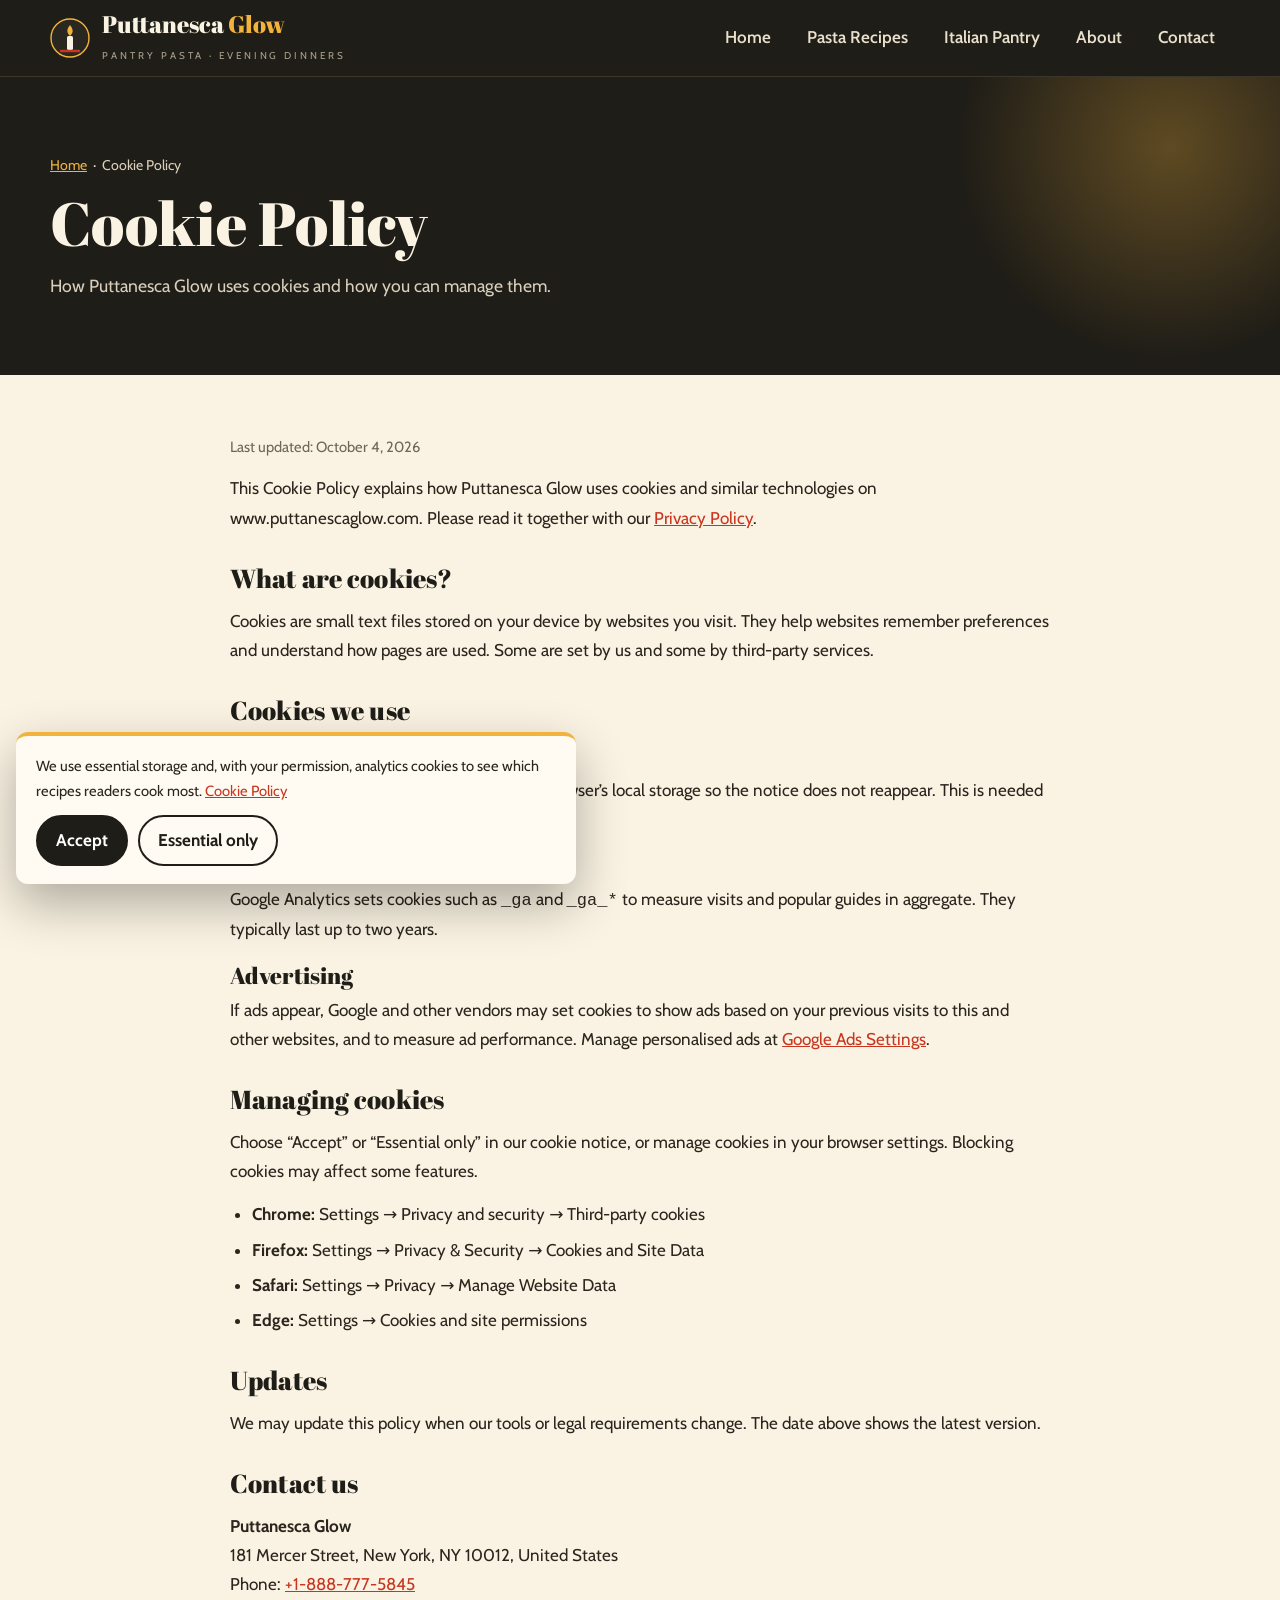
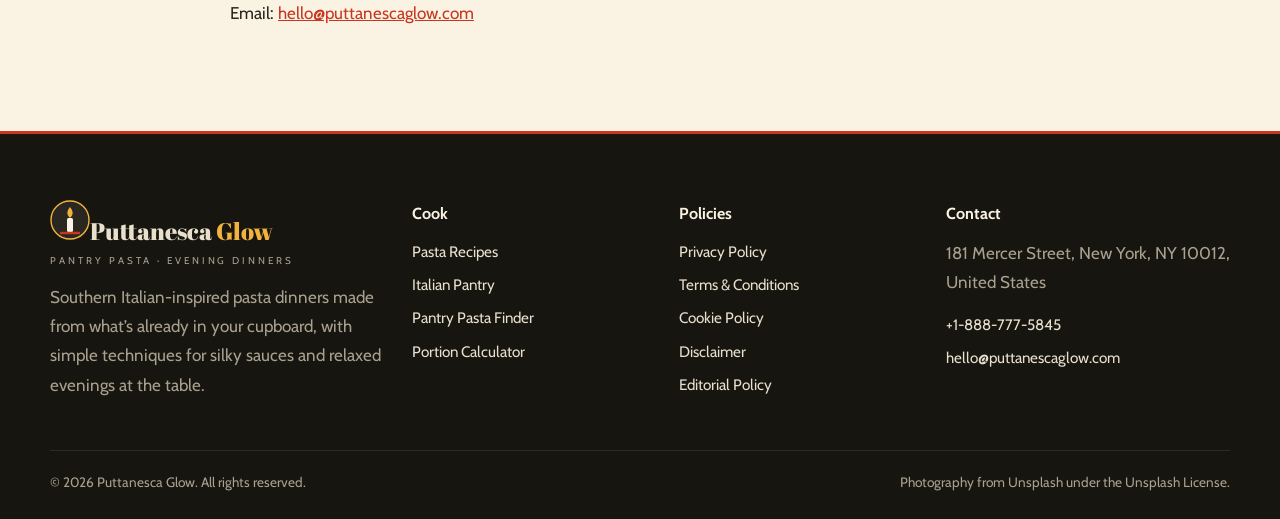
<file: cookie-policy.html>
<!DOCTYPE html>
<html lang="en">
<head>
<meta charset="UTF-8">
<meta name="viewport" content="width=device-width, initial-scale=1">
<title>Cookie Policy | Puttanesca Glow</title>
<meta name="description" content="Learn which essential, analytics and advertising cookies Puttanesca Glow uses and how to manage or block cookies in your browser.">
<meta name="robots" content="index, follow, max-image-preview:large">
<link rel="canonical" href="https://www.puttanescaglow.com/cookie-policy.html">
<meta property="og:type" content="website"><meta property="og:site_name" content="Puttanesca Glow">
<meta property="og:title" content="Cookie Policy | Puttanesca Glow"><meta property="og:description" content="Learn which essential, analytics and advertising cookies Puttanesca Glow uses and how to manage or block cookies in your browser.">
<meta property="og:url" content="https://www.puttanescaglow.com/cookie-policy.html"><meta property="og:image" content="https://images.unsplash.com/photo-1598866594230-a7c12756260f?auto=format&fit=crop&w=1200&q=75">
<meta name="twitter:card" content="summary_large_image"><meta name="theme-color" content="#1F1D17">
<link rel="icon" href="data:image/svg+xml,%3Csvg xmlns='http://www.w3.org/2000/svg' viewBox='0 0 40 40'%3E%3Ccircle cx='20' cy='20' r='19' fill='%232A2720'/%3E%3Cpath d='M20 6c3 4 4 7 0 11c-4-4-3-7 0-11Z' fill='%23F2B33D'/%3E%3Crect x='17' y='18' width='6' height='14' rx='1.5' fill='%23FAF3E3'/%3E%3C/svg%3E">
<link rel="preconnect" href="https://fonts.googleapis.com"><link rel="preconnect" href="https://fonts.gstatic.com" crossorigin><link rel="preconnect" href="https://images.unsplash.com">
<link href="https://fonts.googleapis.com/css2?family=Abril+Fatface&family=Cabin:wght@400;600;700&display=swap" rel="stylesheet">
<link rel="stylesheet" href="assets/css/style.css">
<!-- Google tag (gtag.js) -->
<script async src="https://www.googletagmanager.com/gtag/js?id=G-0LY0HY7L01"></script>
<script>
  window.dataLayer = window.dataLayer || [];
  function gtag(){dataLayer.push(arguments);}
  gtag('js', new Date());
  gtag('config', 'G-0LY0HY7L01');
</script>

</head>
<body>
<a class="skip" href="#main">Skip to content</a>
<header class="hdr">
  <div class="wrap">
    <a class="logo" href="index.html" aria-label="Puttanesca Glow home"><svg viewBox="0 0 40 40" aria-hidden="true"><circle cx="20" cy="20" r="19" fill="#2A2720" stroke="#F2B33D" stroke-width="1.4"/><path d="M20 7c3 4 4 7 0 11c-4-4-3-7 0-11Z" fill="#F2B33D"/><rect x="17" y="18" width="6" height="14" rx="1.5" fill="#FAF3E3"/><path d="M11 33h18" stroke="#C8361F" stroke-width="2.4" stroke-linecap="round"/></svg><span><b>Puttanesca <i>Glow</i></b><small>PANTRY PASTA &middot; EVENING DINNERS</small></span></a>
    <nav id="nav" aria-label="Main navigation"><ul class="nav"><li><a href="index.html">Home</a></li><li><a href="pasta-recipes.html">Pasta Recipes</a></li><li><a href="italian-pantry.html">Italian Pantry</a></li><li><a href="about.html">About</a></li><li><a href="contact.html">Contact</a></li></ul></nav>
    <button class="burger" aria-label="Open menu" aria-expanded="false" aria-controls="nav"><span></span><span></span><span></span></button>
  </div>
</header>
<main id="main">
<section class="ph"><div class="wrap"><p class="crumbs"><a href="index.html">Home</a> &nbsp;&middot;&nbsp; Cookie Policy</p><h1>Cookie Policy</h1><p class="lead">How Puttanesca Glow uses cookies and how you can manage them.</p></div></section><article class="prose"><p class="upd">Last updated: October 4, 2026</p>
<p>This Cookie Policy explains how Puttanesca Glow uses cookies and similar technologies on www.puttanescaglow.com. Please read it together with our <a href="privacy-policy.html">Privacy Policy</a>.</p>
<h2>What are cookies?</h2>
<p>Cookies are small text files stored on your device by websites you visit. They help websites remember preferences and understand how pages are used. Some are set by us and some by third-party services.</p>
<h2>Cookies we use</h2>
<h3>Essential</h3>
<p>We store your cookie-notice choice in your browser&#8217;s local storage so the notice does not reappear. This is needed for the website to work as intended.</p>
<h3>Analytics</h3>
<p>Google Analytics sets cookies such as <code>_ga</code> and <code>_ga_*</code> to measure visits and popular guides in aggregate. They typically last up to two years.</p>
<h3>Advertising</h3>
<p>If ads appear, Google and other vendors may set cookies to show ads based on your previous visits to this and other websites, and to measure ad performance. Manage personalised ads at <a href="https://www.google.com/settings/ads" target="_blank" rel="noopener">Google Ads Settings</a>.</p>
<h2>Managing cookies</h2>
<p>Choose &ldquo;Accept&rdquo; or &ldquo;Essential only&rdquo; in our cookie notice, or manage cookies in your browser settings. Blocking cookies may affect some features.</p>
<ul><li><strong>Chrome:</strong> Settings &rarr; Privacy and security &rarr; Third-party cookies</li><li><strong>Firefox:</strong> Settings &rarr; Privacy &amp; Security &rarr; Cookies and Site Data</li><li><strong>Safari:</strong> Settings &rarr; Privacy &rarr; Manage Website Data</li><li><strong>Edge:</strong> Settings &rarr; Cookies and site permissions</li></ul>
<h2>Updates</h2>
<p>We may update this policy when our tools or legal requirements change. The date above shows the latest version.</p><h2>Contact us</h2><p><strong>Puttanesca Glow</strong><br>181 Mercer Street, New York, NY 10012, United States<br>Phone: <a href="tel:+18887775845">+1-888-777-5845</a><br>Email: <a href="mailto:hello@puttanescaglow.com">hello@puttanescaglow.com</a></p></article></main>
<footer class="ftr">
  <div class="wrap">
    <div class="ftr-grid">
      <div><a class="logo" href="index.html"><svg viewBox="0 0 40 40" aria-hidden="true"><circle cx="20" cy="20" r="19" fill="#2A2720" stroke="#F2B33D" stroke-width="1.4"/><path d="M20 7c3 4 4 7 0 11c-4-4-3-7 0-11Z" fill="#F2B33D"/><rect x="17" y="18" width="6" height="14" rx="1.5" fill="#FAF3E3"/><path d="M11 33h18" stroke="#C8361F" stroke-width="2.4" stroke-linecap="round"/></svg><span><b>Puttanesca <i>Glow</i></b><small>PANTRY PASTA &middot; EVENING DINNERS</small></span></a><p>Southern Italian-inspired pasta dinners made from what&#8217;s already in your cupboard, with simple techniques for silky sauces and relaxed evenings at the table.</p></div>
      <div><h4>Cook</h4><a href="pasta-recipes.html">Pasta Recipes</a><a href="italian-pantry.html">Italian Pantry</a><a href="index.html#pantry-sec">Pantry Pasta Finder</a><a href="index.html#portion">Portion Calculator</a></div>
      <div><h4>Policies</h4><a href="privacy-policy.html">Privacy Policy</a><a href="terms-and-conditions.html">Terms &amp; Conditions</a><a href="cookie-policy.html">Cookie Policy</a><a href="disclaimer.html">Disclaimer</a><a href="editorial-policy.html">Editorial Policy</a></div>
      <div><h4>Contact</h4><p>181 Mercer Street, New York, NY 10012, United States</p><a href="tel:+18887775845">+1-888-777-5845</a><a href="mailto:hello@puttanescaglow.com">hello@puttanescaglow.com</a></div>
    </div>
    <div class="ftr-base"><span>&copy; <span id="year">2026</span> Puttanesca Glow. All rights reserved.</span><span>Photography from Unsplash under the Unsplash License.</span></div>
  </div>
</footer>
<div class="cookie" id="cookie" role="dialog" aria-label="Cookie notice"><p>We use essential storage and, with your permission, analytics cookies to see which recipes readers cook most. <a href="cookie-policy.html">Cookie Policy</a></p><button class="y" data-cookie="accepted">Accept</button><button data-cookie="declined">Essential only</button></div>
<script src="assets/js/main.js" defer></script>
</body>
</html>
</file>
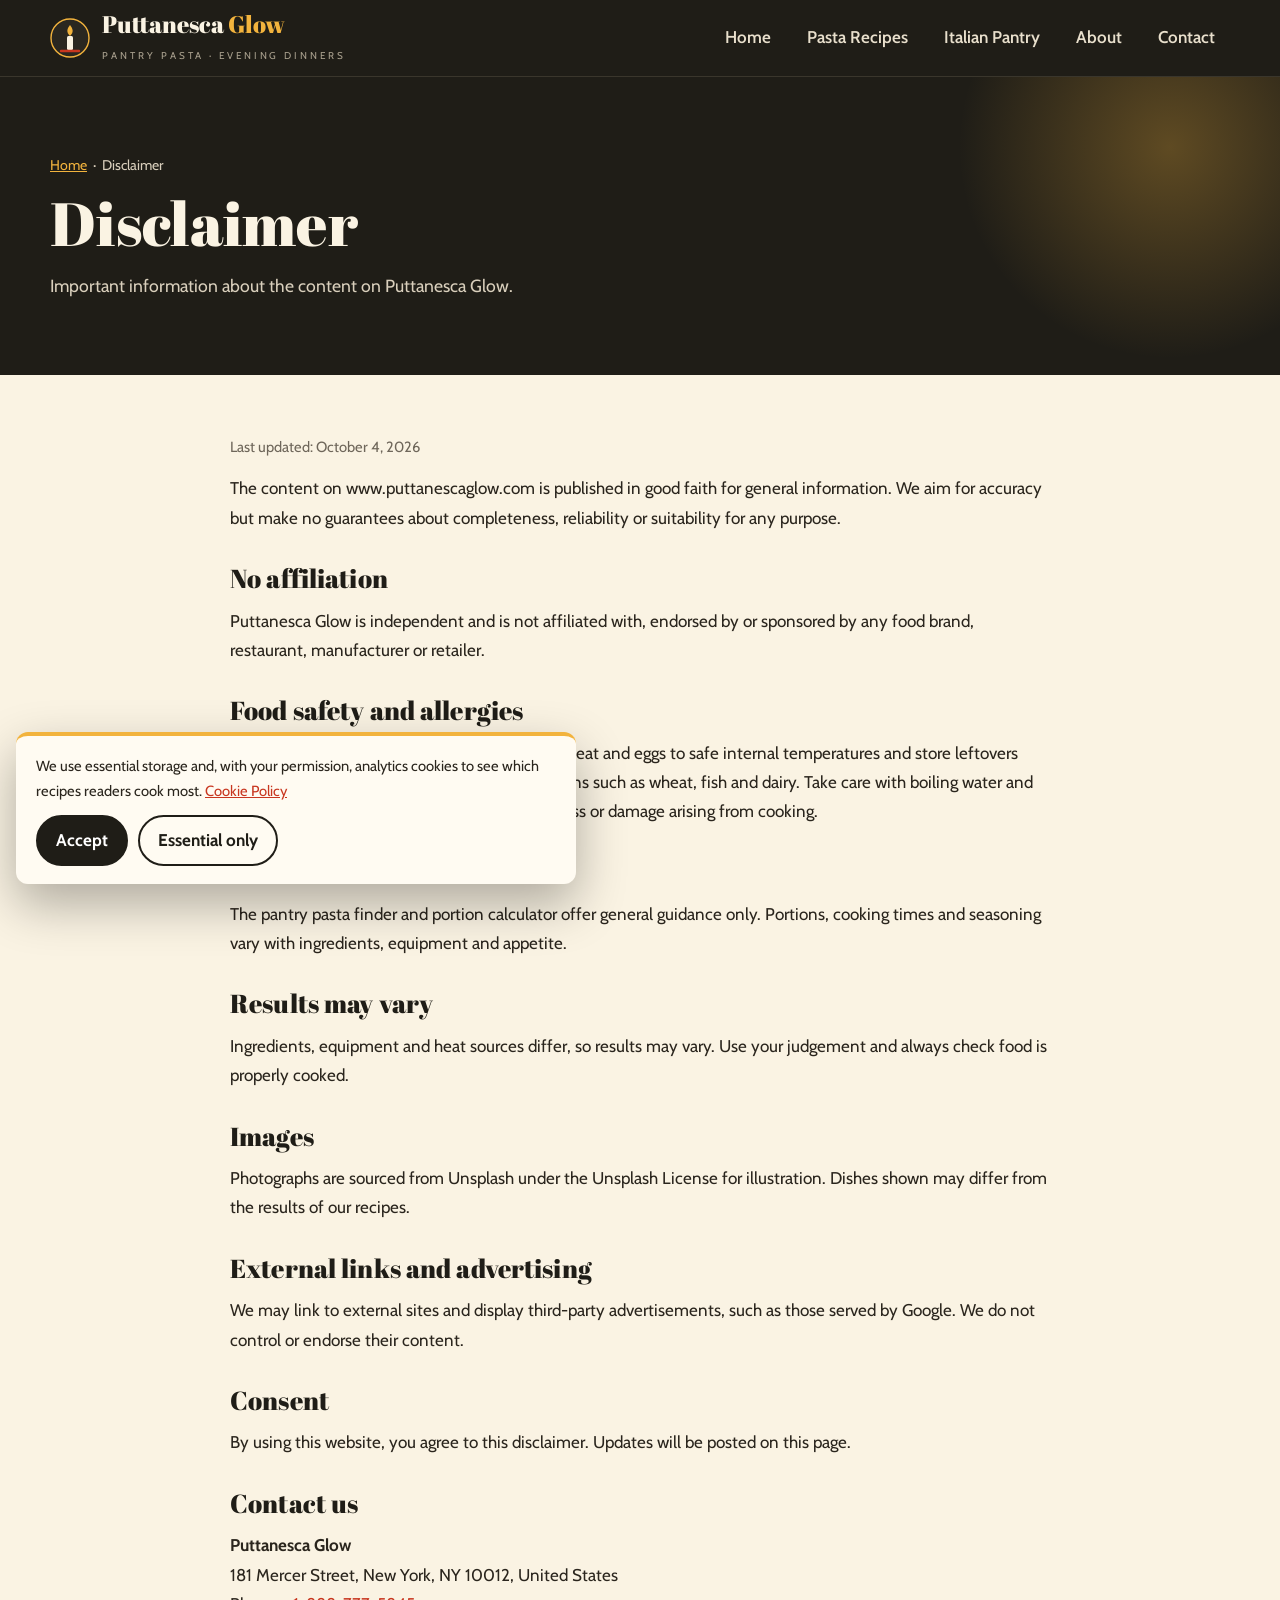
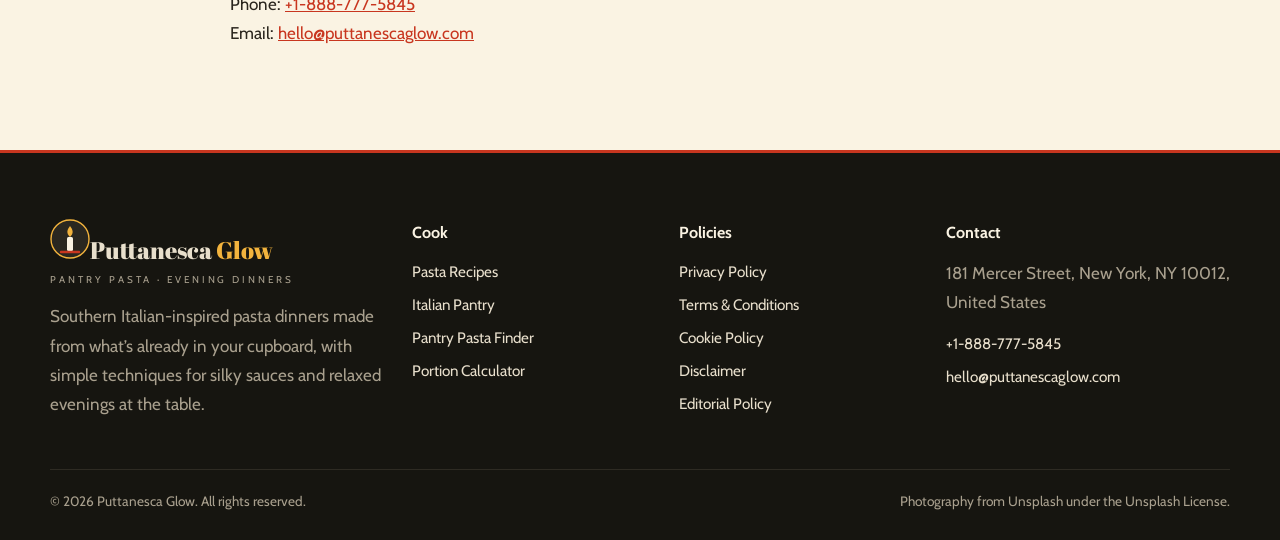
<file: disclaimer.html>
<!DOCTYPE html>
<html lang="en">
<head>
<meta charset="UTF-8">
<meta name="viewport" content="width=device-width, initial-scale=1">
<title>Disclaimer | Puttanesca Glow</title>
<meta name="description" content="The Puttanesca Glow disclaimer: general information, no affiliation, food safety, tool estimates, care guidance, images, links and advertising.">
<meta name="robots" content="index, follow, max-image-preview:large">
<link rel="canonical" href="https://www.puttanescaglow.com/disclaimer.html">
<meta property="og:type" content="website"><meta property="og:site_name" content="Puttanesca Glow">
<meta property="og:title" content="Disclaimer | Puttanesca Glow"><meta property="og:description" content="The Puttanesca Glow disclaimer: general information, no affiliation, food safety, tool estimates, care guidance, images, links and advertising.">
<meta property="og:url" content="https://www.puttanescaglow.com/disclaimer.html"><meta property="og:image" content="https://images.unsplash.com/photo-1598866594230-a7c12756260f?auto=format&fit=crop&w=1200&q=75">
<meta name="twitter:card" content="summary_large_image"><meta name="theme-color" content="#1F1D17">
<link rel="icon" href="data:image/svg+xml,%3Csvg xmlns='http://www.w3.org/2000/svg' viewBox='0 0 40 40'%3E%3Ccircle cx='20' cy='20' r='19' fill='%232A2720'/%3E%3Cpath d='M20 6c3 4 4 7 0 11c-4-4-3-7 0-11Z' fill='%23F2B33D'/%3E%3Crect x='17' y='18' width='6' height='14' rx='1.5' fill='%23FAF3E3'/%3E%3C/svg%3E">
<link rel="preconnect" href="https://fonts.googleapis.com"><link rel="preconnect" href="https://fonts.gstatic.com" crossorigin><link rel="preconnect" href="https://images.unsplash.com">
<link href="https://fonts.googleapis.com/css2?family=Abril+Fatface&family=Cabin:wght@400;600;700&display=swap" rel="stylesheet">
<link rel="stylesheet" href="assets/css/style.css">
<!-- Google tag (gtag.js) -->
<script async src="https://www.googletagmanager.com/gtag/js?id=G-0LY0HY7L01"></script>
<script>
  window.dataLayer = window.dataLayer || [];
  function gtag(){dataLayer.push(arguments);}
  gtag('js', new Date());
  gtag('config', 'G-0LY0HY7L01');
</script>

</head>
<body>
<a class="skip" href="#main">Skip to content</a>
<header class="hdr">
  <div class="wrap">
    <a class="logo" href="index.html" aria-label="Puttanesca Glow home"><svg viewBox="0 0 40 40" aria-hidden="true"><circle cx="20" cy="20" r="19" fill="#2A2720" stroke="#F2B33D" stroke-width="1.4"/><path d="M20 7c3 4 4 7 0 11c-4-4-3-7 0-11Z" fill="#F2B33D"/><rect x="17" y="18" width="6" height="14" rx="1.5" fill="#FAF3E3"/><path d="M11 33h18" stroke="#C8361F" stroke-width="2.4" stroke-linecap="round"/></svg><span><b>Puttanesca <i>Glow</i></b><small>PANTRY PASTA &middot; EVENING DINNERS</small></span></a>
    <nav id="nav" aria-label="Main navigation"><ul class="nav"><li><a href="index.html">Home</a></li><li><a href="pasta-recipes.html">Pasta Recipes</a></li><li><a href="italian-pantry.html">Italian Pantry</a></li><li><a href="about.html">About</a></li><li><a href="contact.html">Contact</a></li></ul></nav>
    <button class="burger" aria-label="Open menu" aria-expanded="false" aria-controls="nav"><span></span><span></span><span></span></button>
  </div>
</header>
<main id="main">
<section class="ph"><div class="wrap"><p class="crumbs"><a href="index.html">Home</a> &nbsp;&middot;&nbsp; Disclaimer</p><h1>Disclaimer</h1><p class="lead">Important information about the content on Puttanesca Glow.</p></div></section><article class="prose"><p class="upd">Last updated: October 4, 2026</p>
<p>The content on www.puttanescaglow.com is published in good faith for general information. We aim for accuracy but make no guarantees about completeness, reliability or suitability for any purpose.</p>
<h2>No affiliation</h2>
<p>Puttanesca Glow is independent and is not affiliated with, endorsed by or sponsored by any food brand, restaurant, manufacturer or retailer.</p>
<h2>Food safety and allergies</h2>
<p>Follow safe food handling practices, cook fish, meat and eggs to safe internal temperatures and store leftovers properly. Many recipes contain common allergens such as wheat, fish and dairy. Take care with boiling water and hot pans. We are not responsible for injury, illness or damage arising from cooking.</p>
<h2>Interactive tools</h2>
<p>The pantry pasta finder and portion calculator offer general guidance only. Portions, cooking times and seasoning vary with ingredients, equipment and appetite.</p>
<h2>Results may vary</h2>
<p>Ingredients, equipment and heat sources differ, so results may vary. Use your judgement and always check food is properly cooked.</p>
<h2>Images</h2>
<p>Photographs are sourced from Unsplash under the Unsplash License for illustration. Dishes shown may differ from the results of our recipes.</p>
<h2>External links and advertising</h2>
<p>We may link to external sites and display third-party advertisements, such as those served by Google. We do not control or endorse their content.</p>
<h2>Consent</h2>
<p>By using this website, you agree to this disclaimer. Updates will be posted on this page.</p><h2>Contact us</h2><p><strong>Puttanesca Glow</strong><br>181 Mercer Street, New York, NY 10012, United States<br>Phone: <a href="tel:+18887775845">+1-888-777-5845</a><br>Email: <a href="mailto:hello@puttanescaglow.com">hello@puttanescaglow.com</a></p></article></main>
<footer class="ftr">
  <div class="wrap">
    <div class="ftr-grid">
      <div><a class="logo" href="index.html"><svg viewBox="0 0 40 40" aria-hidden="true"><circle cx="20" cy="20" r="19" fill="#2A2720" stroke="#F2B33D" stroke-width="1.4"/><path d="M20 7c3 4 4 7 0 11c-4-4-3-7 0-11Z" fill="#F2B33D"/><rect x="17" y="18" width="6" height="14" rx="1.5" fill="#FAF3E3"/><path d="M11 33h18" stroke="#C8361F" stroke-width="2.4" stroke-linecap="round"/></svg><span><b>Puttanesca <i>Glow</i></b><small>PANTRY PASTA &middot; EVENING DINNERS</small></span></a><p>Southern Italian-inspired pasta dinners made from what&#8217;s already in your cupboard, with simple techniques for silky sauces and relaxed evenings at the table.</p></div>
      <div><h4>Cook</h4><a href="pasta-recipes.html">Pasta Recipes</a><a href="italian-pantry.html">Italian Pantry</a><a href="index.html#pantry-sec">Pantry Pasta Finder</a><a href="index.html#portion">Portion Calculator</a></div>
      <div><h4>Policies</h4><a href="privacy-policy.html">Privacy Policy</a><a href="terms-and-conditions.html">Terms &amp; Conditions</a><a href="cookie-policy.html">Cookie Policy</a><a href="disclaimer.html">Disclaimer</a><a href="editorial-policy.html">Editorial Policy</a></div>
      <div><h4>Contact</h4><p>181 Mercer Street, New York, NY 10012, United States</p><a href="tel:+18887775845">+1-888-777-5845</a><a href="mailto:hello@puttanescaglow.com">hello@puttanescaglow.com</a></div>
    </div>
    <div class="ftr-base"><span>&copy; <span id="year">2026</span> Puttanesca Glow. All rights reserved.</span><span>Photography from Unsplash under the Unsplash License.</span></div>
  </div>
</footer>
<div class="cookie" id="cookie" role="dialog" aria-label="Cookie notice"><p>We use essential storage and, with your permission, analytics cookies to see which recipes readers cook most. <a href="cookie-policy.html">Cookie Policy</a></p><button class="y" data-cookie="accepted">Accept</button><button data-cookie="declined">Essential only</button></div>
<script src="assets/js/main.js" defer></script>
</body>
</html>
</file>
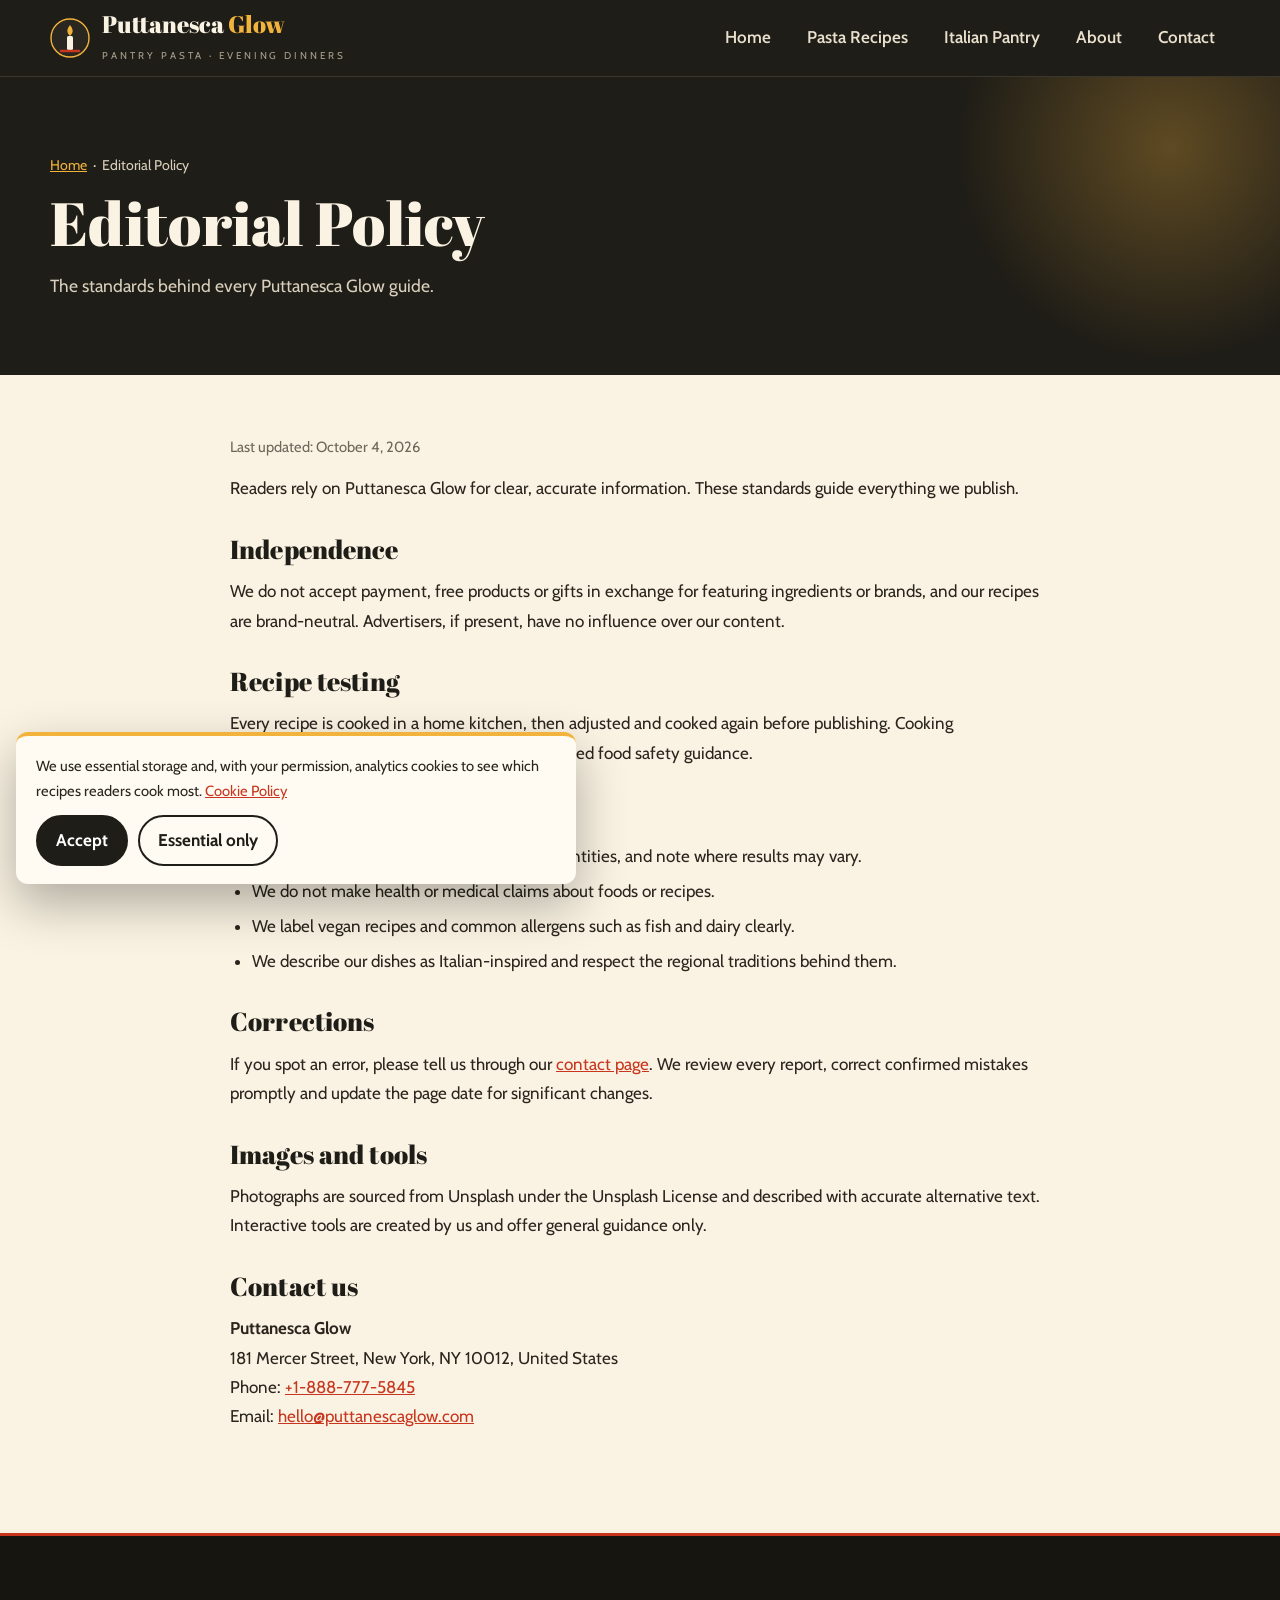
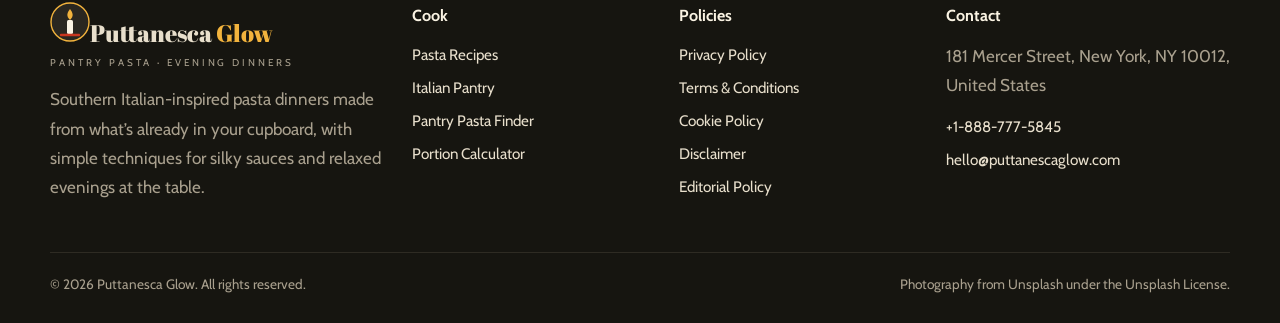
<file: editorial-policy.html>
<!DOCTYPE html>
<html lang="en">
<head>
<meta charset="UTF-8">
<meta name="viewport" content="width=device-width, initial-scale=1">
<title>Editorial Policy | Puttanesca Glow</title>
<meta name="description" content="How Puttanesca Glow develops and tests recipes, stays independent, follows food safety guidance and corrects errors.">
<meta name="robots" content="index, follow, max-image-preview:large">
<link rel="canonical" href="https://www.puttanescaglow.com/editorial-policy.html">
<meta property="og:type" content="website"><meta property="og:site_name" content="Puttanesca Glow">
<meta property="og:title" content="Editorial Policy | Puttanesca Glow"><meta property="og:description" content="How Puttanesca Glow develops and tests recipes, stays independent, follows food safety guidance and corrects errors.">
<meta property="og:url" content="https://www.puttanescaglow.com/editorial-policy.html"><meta property="og:image" content="https://images.unsplash.com/photo-1598866594230-a7c12756260f?auto=format&fit=crop&w=1200&q=75">
<meta name="twitter:card" content="summary_large_image"><meta name="theme-color" content="#1F1D17">
<link rel="icon" href="data:image/svg+xml,%3Csvg xmlns='http://www.w3.org/2000/svg' viewBox='0 0 40 40'%3E%3Ccircle cx='20' cy='20' r='19' fill='%232A2720'/%3E%3Cpath d='M20 6c3 4 4 7 0 11c-4-4-3-7 0-11Z' fill='%23F2B33D'/%3E%3Crect x='17' y='18' width='6' height='14' rx='1.5' fill='%23FAF3E3'/%3E%3C/svg%3E">
<link rel="preconnect" href="https://fonts.googleapis.com"><link rel="preconnect" href="https://fonts.gstatic.com" crossorigin><link rel="preconnect" href="https://images.unsplash.com">
<link href="https://fonts.googleapis.com/css2?family=Abril+Fatface&family=Cabin:wght@400;600;700&display=swap" rel="stylesheet">
<link rel="stylesheet" href="assets/css/style.css">
<!-- Google tag (gtag.js) -->
<script async src="https://www.googletagmanager.com/gtag/js?id=G-0LY0HY7L01"></script>
<script>
  window.dataLayer = window.dataLayer || [];
  function gtag(){dataLayer.push(arguments);}
  gtag('js', new Date());
  gtag('config', 'G-0LY0HY7L01');
</script>

</head>
<body>
<a class="skip" href="#main">Skip to content</a>
<header class="hdr">
  <div class="wrap">
    <a class="logo" href="index.html" aria-label="Puttanesca Glow home"><svg viewBox="0 0 40 40" aria-hidden="true"><circle cx="20" cy="20" r="19" fill="#2A2720" stroke="#F2B33D" stroke-width="1.4"/><path d="M20 7c3 4 4 7 0 11c-4-4-3-7 0-11Z" fill="#F2B33D"/><rect x="17" y="18" width="6" height="14" rx="1.5" fill="#FAF3E3"/><path d="M11 33h18" stroke="#C8361F" stroke-width="2.4" stroke-linecap="round"/></svg><span><b>Puttanesca <i>Glow</i></b><small>PANTRY PASTA &middot; EVENING DINNERS</small></span></a>
    <nav id="nav" aria-label="Main navigation"><ul class="nav"><li><a href="index.html">Home</a></li><li><a href="pasta-recipes.html">Pasta Recipes</a></li><li><a href="italian-pantry.html">Italian Pantry</a></li><li><a href="about.html">About</a></li><li><a href="contact.html">Contact</a></li></ul></nav>
    <button class="burger" aria-label="Open menu" aria-expanded="false" aria-controls="nav"><span></span><span></span><span></span></button>
  </div>
</header>
<main id="main">
<section class="ph"><div class="wrap"><p class="crumbs"><a href="index.html">Home</a> &nbsp;&middot;&nbsp; Editorial Policy</p><h1>Editorial Policy</h1><p class="lead">The standards behind every Puttanesca Glow guide.</p></div></section><article class="prose"><p class="upd">Last updated: October 4, 2026</p>
<p>Readers rely on Puttanesca Glow for clear, accurate information. These standards guide everything we publish.</p>
<h2>Independence</h2>
<p>We do not accept payment, free products or gifts in exchange for featuring ingredients or brands, and our recipes are brand-neutral. Advertisers, if present, have no influence over our content.</p>
<h2>Recipe testing</h2>
<p>Every recipe is cooked in a home kitchen, then adjusted and cooked again before publishing. Cooking temperatures and storage advice follow recognised food safety guidance.</p>
<h2>Responsible writing</h2>
<ul><li>We give clear timings, temperatures and quantities, and note where results may vary.</li><li>We do not make health or medical claims about foods or recipes.</li><li>We label vegan recipes and common allergens such as fish and dairy clearly.</li><li>We describe our dishes as Italian-inspired and respect the regional traditions behind them.</li></ul>
<h2>Corrections</h2>
<p>If you spot an error, please tell us through our <a href="contact.html">contact page</a>. We review every report, correct confirmed mistakes promptly and update the page date for significant changes.</p>
<h2>Images and tools</h2>
<p>Photographs are sourced from Unsplash under the Unsplash License and described with accurate alternative text. Interactive tools are created by us and offer general guidance only.</p><h2>Contact us</h2><p><strong>Puttanesca Glow</strong><br>181 Mercer Street, New York, NY 10012, United States<br>Phone: <a href="tel:+18887775845">+1-888-777-5845</a><br>Email: <a href="mailto:hello@puttanescaglow.com">hello@puttanescaglow.com</a></p></article></main>
<footer class="ftr">
  <div class="wrap">
    <div class="ftr-grid">
      <div><a class="logo" href="index.html"><svg viewBox="0 0 40 40" aria-hidden="true"><circle cx="20" cy="20" r="19" fill="#2A2720" stroke="#F2B33D" stroke-width="1.4"/><path d="M20 7c3 4 4 7 0 11c-4-4-3-7 0-11Z" fill="#F2B33D"/><rect x="17" y="18" width="6" height="14" rx="1.5" fill="#FAF3E3"/><path d="M11 33h18" stroke="#C8361F" stroke-width="2.4" stroke-linecap="round"/></svg><span><b>Puttanesca <i>Glow</i></b><small>PANTRY PASTA &middot; EVENING DINNERS</small></span></a><p>Southern Italian-inspired pasta dinners made from what&#8217;s already in your cupboard, with simple techniques for silky sauces and relaxed evenings at the table.</p></div>
      <div><h4>Cook</h4><a href="pasta-recipes.html">Pasta Recipes</a><a href="italian-pantry.html">Italian Pantry</a><a href="index.html#pantry-sec">Pantry Pasta Finder</a><a href="index.html#portion">Portion Calculator</a></div>
      <div><h4>Policies</h4><a href="privacy-policy.html">Privacy Policy</a><a href="terms-and-conditions.html">Terms &amp; Conditions</a><a href="cookie-policy.html">Cookie Policy</a><a href="disclaimer.html">Disclaimer</a><a href="editorial-policy.html">Editorial Policy</a></div>
      <div><h4>Contact</h4><p>181 Mercer Street, New York, NY 10012, United States</p><a href="tel:+18887775845">+1-888-777-5845</a><a href="mailto:hello@puttanescaglow.com">hello@puttanescaglow.com</a></div>
    </div>
    <div class="ftr-base"><span>&copy; <span id="year">2026</span> Puttanesca Glow. All rights reserved.</span><span>Photography from Unsplash under the Unsplash License.</span></div>
  </div>
</footer>
<div class="cookie" id="cookie" role="dialog" aria-label="Cookie notice"><p>We use essential storage and, with your permission, analytics cookies to see which recipes readers cook most. <a href="cookie-policy.html">Cookie Policy</a></p><button class="y" data-cookie="accepted">Accept</button><button data-cookie="declined">Essential only</button></div>
<script src="assets/js/main.js" defer></script>
</body>
</html>
</file>
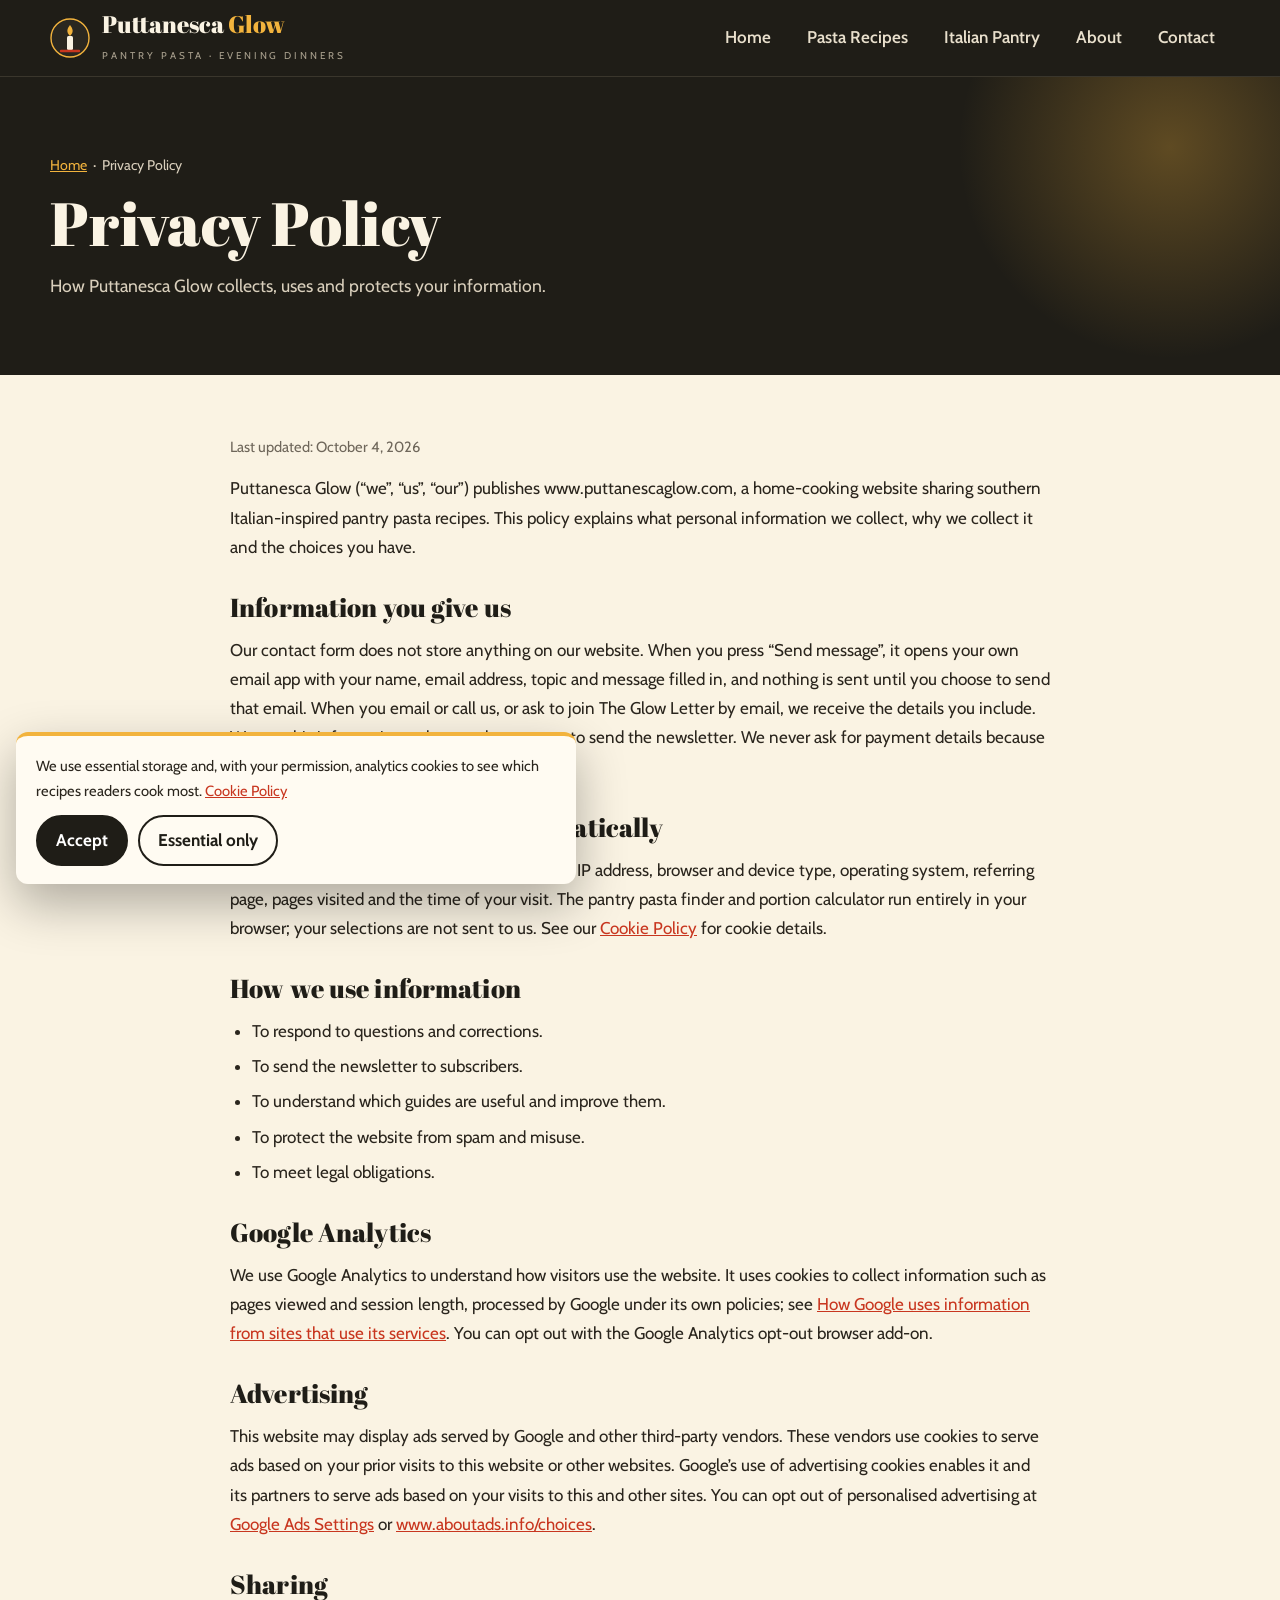
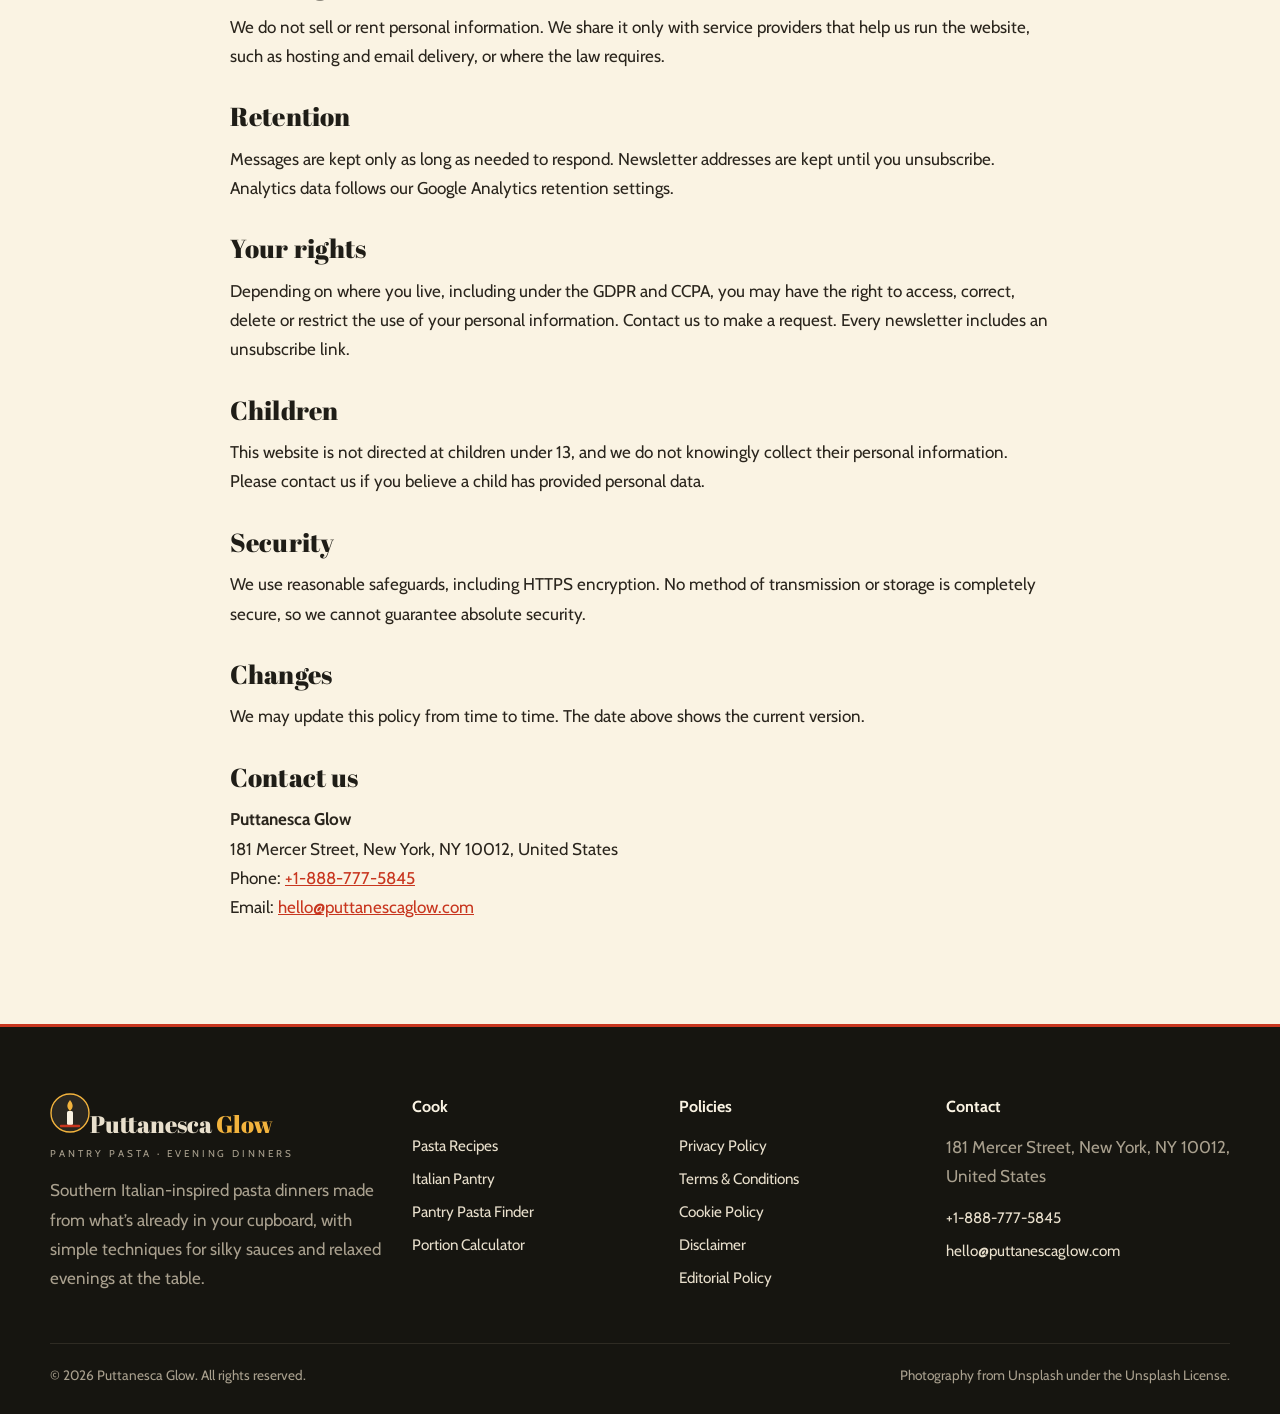
<file: privacy-policy.html>
<!DOCTYPE html>
<html lang="en">
<head>
<meta charset="UTF-8">
<meta name="viewport" content="width=device-width, initial-scale=1">
<title>Privacy Policy | Puttanesca Glow</title>
<meta name="description" content="How Puttanesca Glow handles personal information from contact messages and newsletter sign-ups, and how Google Analytics and advertising cookies are used.">
<meta name="robots" content="index, follow, max-image-preview:large">
<link rel="canonical" href="https://www.puttanescaglow.com/privacy-policy.html">
<meta property="og:type" content="website"><meta property="og:site_name" content="Puttanesca Glow">
<meta property="og:title" content="Privacy Policy | Puttanesca Glow"><meta property="og:description" content="How Puttanesca Glow handles personal information from contact messages and newsletter sign-ups, and how Google Analytics and advertising cookies are used.">
<meta property="og:url" content="https://www.puttanescaglow.com/privacy-policy.html"><meta property="og:image" content="https://images.unsplash.com/photo-1598866594230-a7c12756260f?auto=format&fit=crop&w=1200&q=75">
<meta name="twitter:card" content="summary_large_image"><meta name="theme-color" content="#1F1D17">
<link rel="icon" href="data:image/svg+xml,%3Csvg xmlns='http://www.w3.org/2000/svg' viewBox='0 0 40 40'%3E%3Ccircle cx='20' cy='20' r='19' fill='%232A2720'/%3E%3Cpath d='M20 6c3 4 4 7 0 11c-4-4-3-7 0-11Z' fill='%23F2B33D'/%3E%3Crect x='17' y='18' width='6' height='14' rx='1.5' fill='%23FAF3E3'/%3E%3C/svg%3E">
<link rel="preconnect" href="https://fonts.googleapis.com"><link rel="preconnect" href="https://fonts.gstatic.com" crossorigin><link rel="preconnect" href="https://images.unsplash.com">
<link href="https://fonts.googleapis.com/css2?family=Abril+Fatface&family=Cabin:wght@400;600;700&display=swap" rel="stylesheet">
<link rel="stylesheet" href="assets/css/style.css">
<!-- Google tag (gtag.js) -->
<script async src="https://www.googletagmanager.com/gtag/js?id=G-0LY0HY7L01"></script>
<script>
  window.dataLayer = window.dataLayer || [];
  function gtag(){dataLayer.push(arguments);}
  gtag('js', new Date());
  gtag('config', 'G-0LY0HY7L01');
</script>

</head>
<body>
<a class="skip" href="#main">Skip to content</a>
<header class="hdr">
  <div class="wrap">
    <a class="logo" href="index.html" aria-label="Puttanesca Glow home"><svg viewBox="0 0 40 40" aria-hidden="true"><circle cx="20" cy="20" r="19" fill="#2A2720" stroke="#F2B33D" stroke-width="1.4"/><path d="M20 7c3 4 4 7 0 11c-4-4-3-7 0-11Z" fill="#F2B33D"/><rect x="17" y="18" width="6" height="14" rx="1.5" fill="#FAF3E3"/><path d="M11 33h18" stroke="#C8361F" stroke-width="2.4" stroke-linecap="round"/></svg><span><b>Puttanesca <i>Glow</i></b><small>PANTRY PASTA &middot; EVENING DINNERS</small></span></a>
    <nav id="nav" aria-label="Main navigation"><ul class="nav"><li><a href="index.html">Home</a></li><li><a href="pasta-recipes.html">Pasta Recipes</a></li><li><a href="italian-pantry.html">Italian Pantry</a></li><li><a href="about.html">About</a></li><li><a href="contact.html">Contact</a></li></ul></nav>
    <button class="burger" aria-label="Open menu" aria-expanded="false" aria-controls="nav"><span></span><span></span><span></span></button>
  </div>
</header>
<main id="main">
<section class="ph"><div class="wrap"><p class="crumbs"><a href="index.html">Home</a> &nbsp;&middot;&nbsp; Privacy Policy</p><h1>Privacy Policy</h1><p class="lead">How Puttanesca Glow collects, uses and protects your information.</p></div></section><article class="prose"><p class="upd">Last updated: October 4, 2026</p>
<p>Puttanesca Glow (&ldquo;we&rdquo;, &ldquo;us&rdquo;, &ldquo;our&rdquo;) publishes www.puttanescaglow.com, a home-cooking website sharing southern Italian-inspired pantry pasta recipes. This policy explains what personal information we collect, why we collect it and the choices you have.</p>
<h2>Information you give us</h2>
<p>Our contact form does not store anything on our website. When you press &ldquo;Send message&rdquo;, it opens your own email app with your name, email address, topic and message filled in, and nothing is sent until you choose to send that email. When you email or call us, or ask to join The Glow Letter by email, we receive the details you include. We use this information only to reply to you or to send the newsletter. We never ask for payment details because we sell nothing.</p>
<h2>Information collected automatically</h2>
<p>We automatically receive technical data such as IP address, browser and device type, operating system, referring page, pages visited and the time of your visit. The pantry pasta finder and portion calculator run entirely in your browser; your selections are not sent to us. See our <a href="cookie-policy.html">Cookie Policy</a> for cookie details.</p>
<h2>How we use information</h2>
<ul><li>To respond to questions and corrections.</li><li>To send the newsletter to subscribers.</li><li>To understand which guides are useful and improve them.</li><li>To protect the website from spam and misuse.</li><li>To meet legal obligations.</li></ul>
<h2>Google Analytics</h2>
<p>We use Google Analytics to understand how visitors use the website. It uses cookies to collect information such as pages viewed and session length, processed by Google under its own policies; see <a href="https://policies.google.com/technologies/partner-sites" target="_blank" rel="noopener">How Google uses information from sites that use its services</a>. You can opt out with the Google Analytics opt-out browser add-on.</p>
<h2>Advertising</h2>
<p>This website may display ads served by Google and other third-party vendors. These vendors use cookies to serve ads based on your prior visits to this website or other websites. Google&#8217;s use of advertising cookies enables it and its partners to serve ads based on your visits to this and other sites. You can opt out of personalised advertising at <a href="https://www.google.com/settings/ads" target="_blank" rel="noopener">Google Ads Settings</a> or <a href="https://www.aboutads.info/choices" target="_blank" rel="noopener">www.aboutads.info/choices</a>.</p>
<h2>Sharing</h2>
<p>We do not sell or rent personal information. We share it only with service providers that help us run the website, such as hosting and email delivery, or where the law requires.</p>
<h2>Retention</h2>
<p>Messages are kept only as long as needed to respond. Newsletter addresses are kept until you unsubscribe. Analytics data follows our Google Analytics retention settings.</p>
<h2>Your rights</h2>
<p>Depending on where you live, including under the GDPR and CCPA, you may have the right to access, correct, delete or restrict the use of your personal information. Contact us to make a request. Every newsletter includes an unsubscribe link.</p>
<h2>Children</h2>
<p>This website is not directed at children under 13, and we do not knowingly collect their personal information. Please contact us if you believe a child has provided personal data.</p>
<h2>Security</h2>
<p>We use reasonable safeguards, including HTTPS encryption. No method of transmission or storage is completely secure, so we cannot guarantee absolute security.</p>
<h2>Changes</h2>
<p>We may update this policy from time to time. The date above shows the current version.</p><h2>Contact us</h2><p><strong>Puttanesca Glow</strong><br>181 Mercer Street, New York, NY 10012, United States<br>Phone: <a href="tel:+18887775845">+1-888-777-5845</a><br>Email: <a href="mailto:hello@puttanescaglow.com">hello@puttanescaglow.com</a></p></article></main>
<footer class="ftr">
  <div class="wrap">
    <div class="ftr-grid">
      <div><a class="logo" href="index.html"><svg viewBox="0 0 40 40" aria-hidden="true"><circle cx="20" cy="20" r="19" fill="#2A2720" stroke="#F2B33D" stroke-width="1.4"/><path d="M20 7c3 4 4 7 0 11c-4-4-3-7 0-11Z" fill="#F2B33D"/><rect x="17" y="18" width="6" height="14" rx="1.5" fill="#FAF3E3"/><path d="M11 33h18" stroke="#C8361F" stroke-width="2.4" stroke-linecap="round"/></svg><span><b>Puttanesca <i>Glow</i></b><small>PANTRY PASTA &middot; EVENING DINNERS</small></span></a><p>Southern Italian-inspired pasta dinners made from what&#8217;s already in your cupboard, with simple techniques for silky sauces and relaxed evenings at the table.</p></div>
      <div><h4>Cook</h4><a href="pasta-recipes.html">Pasta Recipes</a><a href="italian-pantry.html">Italian Pantry</a><a href="index.html#pantry-sec">Pantry Pasta Finder</a><a href="index.html#portion">Portion Calculator</a></div>
      <div><h4>Policies</h4><a href="privacy-policy.html">Privacy Policy</a><a href="terms-and-conditions.html">Terms &amp; Conditions</a><a href="cookie-policy.html">Cookie Policy</a><a href="disclaimer.html">Disclaimer</a><a href="editorial-policy.html">Editorial Policy</a></div>
      <div><h4>Contact</h4><p>181 Mercer Street, New York, NY 10012, United States</p><a href="tel:+18887775845">+1-888-777-5845</a><a href="mailto:hello@puttanescaglow.com">hello@puttanescaglow.com</a></div>
    </div>
    <div class="ftr-base"><span>&copy; <span id="year">2026</span> Puttanesca Glow. All rights reserved.</span><span>Photography from Unsplash under the Unsplash License.</span></div>
  </div>
</footer>
<div class="cookie" id="cookie" role="dialog" aria-label="Cookie notice"><p>We use essential storage and, with your permission, analytics cookies to see which recipes readers cook most. <a href="cookie-policy.html">Cookie Policy</a></p><button class="y" data-cookie="accepted">Accept</button><button data-cookie="declined">Essential only</button></div>
<script src="assets/js/main.js" defer></script>
</body>
</html>
</file>
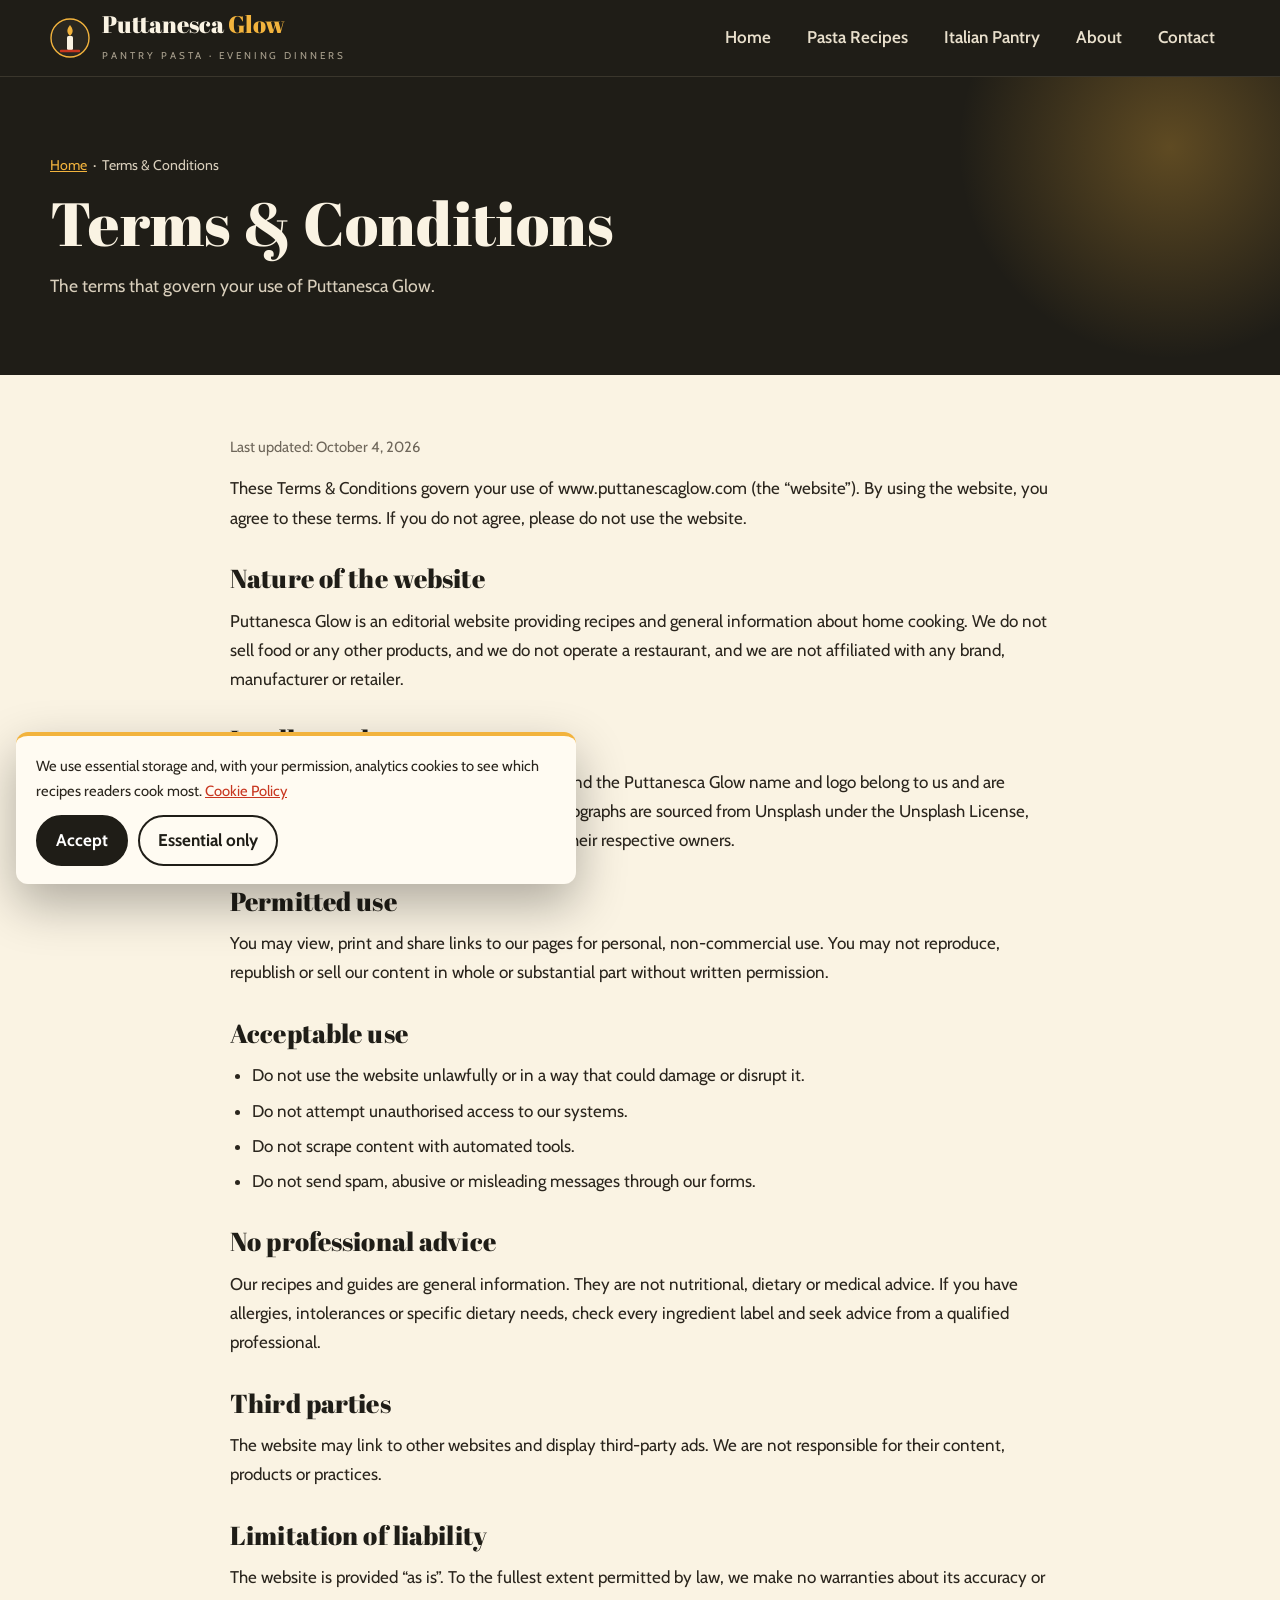
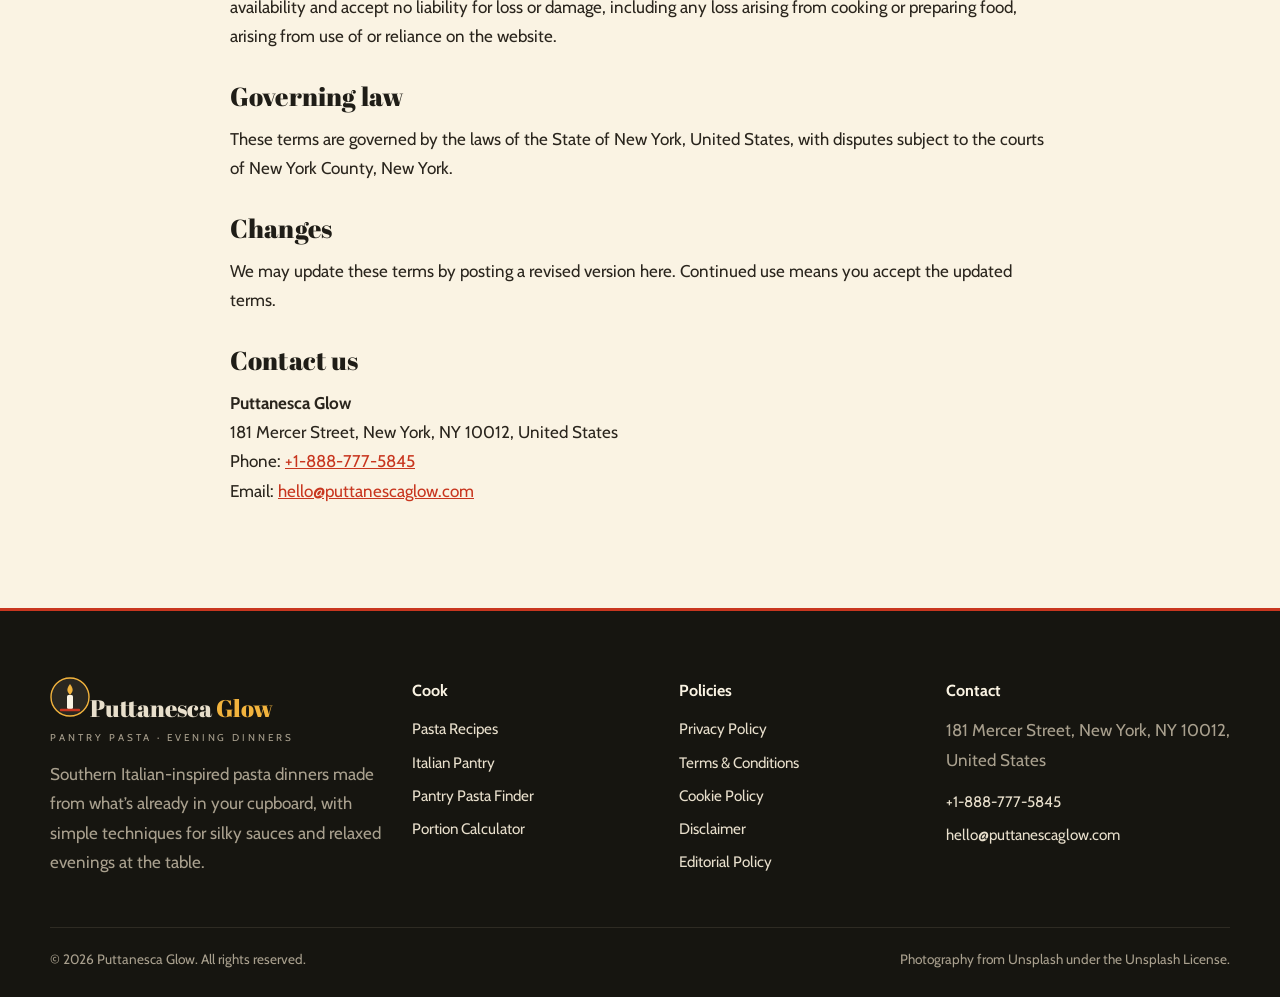
<file: terms-and-conditions.html>
<!DOCTYPE html>
<html lang="en">
<head>
<meta charset="UTF-8">
<meta name="viewport" content="width=device-width, initial-scale=1">
<title>Terms &amp; Conditions | Puttanesca Glow</title>
<meta name="description" content="Terms and conditions for using Puttanesca Glow, including its editorial nature, intellectual property, acceptable use and limitation of liability.">
<meta name="robots" content="index, follow, max-image-preview:large">
<link rel="canonical" href="https://www.puttanescaglow.com/terms-and-conditions.html">
<meta property="og:type" content="website"><meta property="og:site_name" content="Puttanesca Glow">
<meta property="og:title" content="Terms &amp; Conditions | Puttanesca Glow"><meta property="og:description" content="Terms and conditions for using Puttanesca Glow, including its editorial nature, intellectual property, acceptable use and limitation of liability.">
<meta property="og:url" content="https://www.puttanescaglow.com/terms-and-conditions.html"><meta property="og:image" content="https://images.unsplash.com/photo-1598866594230-a7c12756260f?auto=format&fit=crop&w=1200&q=75">
<meta name="twitter:card" content="summary_large_image"><meta name="theme-color" content="#1F1D17">
<link rel="icon" href="data:image/svg+xml,%3Csvg xmlns='http://www.w3.org/2000/svg' viewBox='0 0 40 40'%3E%3Ccircle cx='20' cy='20' r='19' fill='%232A2720'/%3E%3Cpath d='M20 6c3 4 4 7 0 11c-4-4-3-7 0-11Z' fill='%23F2B33D'/%3E%3Crect x='17' y='18' width='6' height='14' rx='1.5' fill='%23FAF3E3'/%3E%3C/svg%3E">
<link rel="preconnect" href="https://fonts.googleapis.com"><link rel="preconnect" href="https://fonts.gstatic.com" crossorigin><link rel="preconnect" href="https://images.unsplash.com">
<link href="https://fonts.googleapis.com/css2?family=Abril+Fatface&family=Cabin:wght@400;600;700&display=swap" rel="stylesheet">
<link rel="stylesheet" href="assets/css/style.css">
<!-- Google tag (gtag.js) -->
<script async src="https://www.googletagmanager.com/gtag/js?id=G-0LY0HY7L01"></script>
<script>
  window.dataLayer = window.dataLayer || [];
  function gtag(){dataLayer.push(arguments);}
  gtag('js', new Date());
  gtag('config', 'G-0LY0HY7L01');
</script>

</head>
<body>
<a class="skip" href="#main">Skip to content</a>
<header class="hdr">
  <div class="wrap">
    <a class="logo" href="index.html" aria-label="Puttanesca Glow home"><svg viewBox="0 0 40 40" aria-hidden="true"><circle cx="20" cy="20" r="19" fill="#2A2720" stroke="#F2B33D" stroke-width="1.4"/><path d="M20 7c3 4 4 7 0 11c-4-4-3-7 0-11Z" fill="#F2B33D"/><rect x="17" y="18" width="6" height="14" rx="1.5" fill="#FAF3E3"/><path d="M11 33h18" stroke="#C8361F" stroke-width="2.4" stroke-linecap="round"/></svg><span><b>Puttanesca <i>Glow</i></b><small>PANTRY PASTA &middot; EVENING DINNERS</small></span></a>
    <nav id="nav" aria-label="Main navigation"><ul class="nav"><li><a href="index.html">Home</a></li><li><a href="pasta-recipes.html">Pasta Recipes</a></li><li><a href="italian-pantry.html">Italian Pantry</a></li><li><a href="about.html">About</a></li><li><a href="contact.html">Contact</a></li></ul></nav>
    <button class="burger" aria-label="Open menu" aria-expanded="false" aria-controls="nav"><span></span><span></span><span></span></button>
  </div>
</header>
<main id="main">
<section class="ph"><div class="wrap"><p class="crumbs"><a href="index.html">Home</a> &nbsp;&middot;&nbsp; Terms &amp; Conditions</p><h1>Terms &amp; Conditions</h1><p class="lead">The terms that govern your use of Puttanesca Glow.</p></div></section><article class="prose"><p class="upd">Last updated: October 4, 2026</p>
<p>These Terms &amp; Conditions govern your use of www.puttanescaglow.com (the &ldquo;website&rdquo;). By using the website, you agree to these terms. If you do not agree, please do not use the website.</p>
<h2>Nature of the website</h2>
<p>Puttanesca Glow is an editorial website providing recipes and general information about home cooking. We do not sell food or any other products, and we do not operate a restaurant, and we are not affiliated with any brand, manufacturer or retailer.</p>
<h2>Intellectual property</h2>
<p>All original text, interactive tools, page designs and the Puttanesca Glow name and logo belong to us and are protected by copyright and trademark law. Photographs are sourced from Unsplash under the Unsplash License, and any logos visible in photographs belong to their respective owners.</p>
<h2>Permitted use</h2>
<p>You may view, print and share links to our pages for personal, non-commercial use. You may not reproduce, republish or sell our content in whole or substantial part without written permission.</p>
<h2>Acceptable use</h2>
<ul><li>Do not use the website unlawfully or in a way that could damage or disrupt it.</li><li>Do not attempt unauthorised access to our systems.</li><li>Do not scrape content with automated tools.</li><li>Do not send spam, abusive or misleading messages through our forms.</li></ul>
<h2>No professional advice</h2>
<p>Our recipes and guides are general information. They are not nutritional, dietary or medical advice. If you have allergies, intolerances or specific dietary needs, check every ingredient label and seek advice from a qualified professional.</p>
<h2>Third parties</h2>
<p>The website may link to other websites and display third-party ads. We are not responsible for their content, products or practices.</p>
<h2>Limitation of liability</h2>
<p>The website is provided &ldquo;as is&rdquo;. To the fullest extent permitted by law, we make no warranties about its accuracy or availability and accept no liability for loss or damage, including any loss arising from cooking or preparing food, arising from use of or reliance on the website.</p>
<h2>Governing law</h2>
<p>These terms are governed by the laws of the State of New York, United States, with disputes subject to the courts of New York County, New York.</p>
<h2>Changes</h2>
<p>We may update these terms by posting a revised version here. Continued use means you accept the updated terms.</p><h2>Contact us</h2><p><strong>Puttanesca Glow</strong><br>181 Mercer Street, New York, NY 10012, United States<br>Phone: <a href="tel:+18887775845">+1-888-777-5845</a><br>Email: <a href="mailto:hello@puttanescaglow.com">hello@puttanescaglow.com</a></p></article></main>
<footer class="ftr">
  <div class="wrap">
    <div class="ftr-grid">
      <div><a class="logo" href="index.html"><svg viewBox="0 0 40 40" aria-hidden="true"><circle cx="20" cy="20" r="19" fill="#2A2720" stroke="#F2B33D" stroke-width="1.4"/><path d="M20 7c3 4 4 7 0 11c-4-4-3-7 0-11Z" fill="#F2B33D"/><rect x="17" y="18" width="6" height="14" rx="1.5" fill="#FAF3E3"/><path d="M11 33h18" stroke="#C8361F" stroke-width="2.4" stroke-linecap="round"/></svg><span><b>Puttanesca <i>Glow</i></b><small>PANTRY PASTA &middot; EVENING DINNERS</small></span></a><p>Southern Italian-inspired pasta dinners made from what&#8217;s already in your cupboard, with simple techniques for silky sauces and relaxed evenings at the table.</p></div>
      <div><h4>Cook</h4><a href="pasta-recipes.html">Pasta Recipes</a><a href="italian-pantry.html">Italian Pantry</a><a href="index.html#pantry-sec">Pantry Pasta Finder</a><a href="index.html#portion">Portion Calculator</a></div>
      <div><h4>Policies</h4><a href="privacy-policy.html">Privacy Policy</a><a href="terms-and-conditions.html">Terms &amp; Conditions</a><a href="cookie-policy.html">Cookie Policy</a><a href="disclaimer.html">Disclaimer</a><a href="editorial-policy.html">Editorial Policy</a></div>
      <div><h4>Contact</h4><p>181 Mercer Street, New York, NY 10012, United States</p><a href="tel:+18887775845">+1-888-777-5845</a><a href="mailto:hello@puttanescaglow.com">hello@puttanescaglow.com</a></div>
    </div>
    <div class="ftr-base"><span>&copy; <span id="year">2026</span> Puttanesca Glow. All rights reserved.</span><span>Photography from Unsplash under the Unsplash License.</span></div>
  </div>
</footer>
<div class="cookie" id="cookie" role="dialog" aria-label="Cookie notice"><p>We use essential storage and, with your permission, analytics cookies to see which recipes readers cook most. <a href="cookie-policy.html">Cookie Policy</a></p><button class="y" data-cookie="accepted">Accept</button><button data-cookie="declined">Essential only</button></div>
<script src="assets/js/main.js" defer></script>
</body>
</html>
</file>
<file: assets/css/style.css>
:root{--night:#1F1D17;--night-2:#2A2720;--caper:#6B7A2A;--tomato:#C8361F;--glow:#F2B33D;--cream:#FAF3E3;--paper:#FFFBF2;--text:#2A251D;--muted:#6E665A;--line:#E8DCC3}
[hidden]{display:none!important}
*{box-sizing:border-box;margin:0;padding:0}
html{scroll-behavior:smooth;overflow-x:hidden}
body{font-family:'Cabin',system-ui,sans-serif;font-size:17px;line-height:1.72;color:var(--text);background:var(--cream);overflow-x:hidden}
img{max-width:100%;display:block}
a{color:var(--tomato)}
h1,h2,h3{font-family:'Abril Fatface',Georgia,serif;font-weight:400;line-height:1.08;color:var(--night);letter-spacing:.005em}
h4{font-family:'Cabin';font-weight:700}
h1{font-size:clamp(2.7rem,6.6vw,5.2rem)}
h2{font-size:clamp(1.9rem,3.8vw,2.9rem);margin-bottom:14px}
h3{font-size:1.45rem;margin-bottom:8px}
p{margin-bottom:14px}
.wrap{width:min(1180px,100% - 32px);margin-inline:auto}
.skip{position:absolute;left:-9999px}.skip:focus{left:12px;top:12px;background:#fff;padding:8px 14px;z-index:99}
.muted{color:var(--muted)}
.over{display:inline-block;font-weight:700;font-size:.8rem;letter-spacing:.22em;text-transform:uppercase;color:var(--tomato);margin-bottom:12px}
.over.g{color:var(--glow)}.over.c{color:var(--caper)}
.btn{display:inline-flex;align-items:center;gap:8px;padding:14px 28px;border-radius:999px;background:var(--tomato);color:#fff;font-weight:700;text-decoration:none;border:2px solid var(--tomato);cursor:pointer;font-family:inherit;font-size:1rem;transition:all .2s}
.btn:hover{background:#A82A16;border-color:#A82A16}
.btn--glow{background:var(--glow);border-color:var(--glow);color:var(--night)}.btn--glow:hover{background:#E19E22;border-color:#E19E22}
.btn--line{background:transparent;color:var(--cream);border-color:rgba(250,243,227,.5)}.btn--line:hover{border-color:var(--glow);color:var(--glow)}
.btn--night{background:var(--night);border-color:var(--night)}
.pic{overflow:hidden;background:var(--line);border-radius:6px}.pic img{width:100%;height:100%;object-fit:cover}
/* header */
.hdr{background:var(--night);position:sticky;top:0;z-index:50;border-bottom:1px solid #3A362C}
.hdr .wrap{display:flex;align-items:center;justify-content:space-between;gap:16px;min-height:76px}
.logo{display:flex;align-items:center;gap:12px;text-decoration:none;color:var(--cream)}
.logo svg{width:40px;height:40px;flex:none}
.logo b{font-family:'Abril Fatface';font-weight:400;font-size:1.5rem;line-height:1}
.logo b i{font-style:normal;color:var(--glow)}
.logo small{display:block;font-size:.62rem;letter-spacing:.3em;color:#A9A08E;margin-top:4px}
.nav{display:flex;list-style:none;gap:6px}
.nav a{display:block;padding:8px 15px;border-radius:999px;color:#E8DFCC;text-decoration:none;font-weight:600}
.nav a:hover{background:rgba(255,255,255,.06)}.nav a[aria-current]{background:var(--glow);color:var(--night)}
.burger{display:none;width:46px;height:46px;border-radius:50%;border:1px solid #4A453A;background:transparent;flex-direction:column;align-items:center;justify-content:center;gap:5px;cursor:pointer}
.burger span{width:20px;height:2px;background:var(--cream)}
@media(max-width:900px){.burger{display:flex}.hdr nav{display:none;position:absolute;left:0;right:0;top:100%;background:var(--night);border-bottom:3px solid var(--glow)}.hdr nav.open{display:block}.nav{flex-direction:column;padding:10px 16px 16px}}
/* hero */
.hero{background:var(--night);color:#D9CFBC;position:relative;overflow:hidden}
.hero::before{content:"";position:absolute;width:820px;height:820px;border-radius:50%;background:radial-gradient(circle,rgba(242,179,61,.38),rgba(200,54,31,.12) 45%,transparent 68%);right:-220px;top:-200px;animation:flick 6s ease-in-out infinite alternate}
@keyframes flick{0%{opacity:.85;transform:scale(1)}100%{opacity:1;transform:scale(1.04)}}
@media(prefers-reduced-motion:reduce){.hero::before{animation:none}}
.hero .wrap{position:relative;display:grid;grid-template-columns:1.05fr .95fr;gap:50px;align-items:center;padding:80px 0 90px}
.hero .wrap>*{min-width:0}
.hero h1{color:var(--cream)}.hero h1 span{color:var(--glow)}
.hero .lead{font-size:1.14rem;max-width:560px;margin-top:16px}
.ctas{display:flex;gap:12px;flex-wrap:wrap;margin-top:26px}
.plate{position:relative;max-width:480px;width:100%;margin-inline:auto}
.plate .main{aspect-ratio:1;border-radius:50%;overflow:hidden;box-shadow:0 0 0 14px rgba(250,243,227,.06),0 0 80px rgba(242,179,61,.35)}
.plate .main img{width:100%;height:100%;object-fit:cover}
.plate .chip{position:absolute;left:-10px;bottom:10px;width:34%;aspect-ratio:1;border-radius:50%;overflow:hidden;border:6px solid var(--night)}
.plate .chip img{width:100%;height:100%;object-fit:cover}
.plate .ticket{position:absolute;right:-6px;top:20px;background:var(--cream);color:var(--night);padding:12px 16px;border-radius:4px;font-size:.88rem;line-height:1.35;max-width:190px;transform:rotate(5deg);box-shadow:0 10px 24px rgba(0,0,0,.3)}
.plate .ticket b{font-family:'Abril Fatface';font-weight:400;font-size:1.1rem;display:block;color:var(--tomato)}
/* sauce of week */
.sow{background:var(--tomato);color:#FFE7DE}
.sow .wrap{display:grid;grid-template-columns:auto 1fr auto;gap:24px;align-items:center;padding:22px 0}
.sow .wrap>*{min-width:0}
.sow .wk{font-weight:700;font-size:.78rem;letter-spacing:.2em;text-transform:uppercase;line-height:1.2;text-align:center}
.sow .wk b{display:block;font-family:'Abril Fatface';font-weight:400;font-size:2rem;color:#fff;letter-spacing:0}
.sow h2{color:#fff;font-size:1.45rem;margin-bottom:2px}
.sow p{margin:0}
.sow .btn{background:var(--night);border-color:var(--night)}
/* sections */
.sec{padding:96px 0}
.sec-head{display:grid;grid-template-columns:1fr 1fr;gap:40px;align-items:end;margin-bottom:42px}
.sec-head>*{min-width:0}
.paper{background:var(--paper)}
.dark{background:var(--night);color:#D9CFBC}.dark h2,.dark h3{color:var(--cream)}.dark .muted{color:#A9A08E}
/* pantry builder */
.pb{display:grid;grid-template-columns:1fr 1fr;gap:0;border-radius:14px;overflow:hidden;border:1px solid #3A362C}
.pb>*{min-width:0}
.pb form{padding:34px;background:var(--night-2)}
.ingr{display:grid;grid-template-columns:repeat(2,1fr);gap:8px}
.ingr label{position:relative}
.ingr input{position:absolute;opacity:0;width:1px;height:1px}
.ingr span{display:flex;align-items:center;gap:10px;padding:11px 14px;border-radius:10px;border:1px solid #4A453A;cursor:pointer;color:#E8DFCC;font-weight:600}
.ingr span::before{content:"";width:16px;height:16px;border-radius:4px;border:2px solid #7D7564;flex:none}
.ingr input:checked+span{border-color:var(--glow);background:rgba(242,179,61,.1);color:#fff}
.ingr input:checked+span::before{background:var(--glow);border-color:var(--glow);box-shadow:inset 0 0 0 3px var(--night-2)}
.ingr input:focus-visible+span{outline:3px solid var(--glow);outline-offset:2px}
.pres{background:var(--cream);color:var(--text);display:grid;grid-template-rows:auto 1fr}
.pres .pic{border-radius:0;aspect-ratio:16/10}
.pres .t{padding:28px}
.pres h3{font-size:1.8rem;color:var(--night)}
.match{display:flex;align-items:center;gap:12px;margin:8px 0 12px}
.match .bar{flex:1;height:10px;border-radius:10px;background:var(--line);overflow:hidden}
.match .bar i{display:block;height:100%;background:linear-gradient(90deg,var(--caper),var(--glow));transition:width .35s}
.match b{font-family:'Abril Fatface';font-weight:400;font-size:1.3rem;color:var(--tomato);min-width:52px;text-align:right}
.need{font-size:.92rem;color:var(--muted);margin:0}
.need b{color:var(--tomato)}
/* menu */
.menu{background:var(--paper);border:2px solid var(--night);border-radius:4px;padding:44px;position:relative;max-width:860px;margin:0 auto}
.menu::before{content:"";position:absolute;inset:8px;border:1px solid var(--line);border-radius:2px;pointer-events:none}
.menu h2{text-align:center}
.menu .sub{text-align:center;color:var(--muted);margin-bottom:26px}
.mi{display:grid;grid-template-columns:auto 1fr auto;gap:12px;align-items:baseline;padding:12px 0;position:relative}
.mi h3{font-size:1.25rem;margin:0}
.mi .dots{border-bottom:2px dotted #B8AC92;transform:translateY(-4px)}
.mi .tm{font-weight:700;color:var(--tomato);white-space:nowrap}
.mi p{grid-column:1/-1;margin:-2px 0 0;color:var(--muted);font-size:.96rem}
.mi .vg{display:inline-block;font-size:.7rem;font-weight:700;letter-spacing:.1em;background:var(--caper);color:#fff;border-radius:4px;padding:1px 6px;margin-left:8px;vertical-align:middle;font-family:'Cabin'}
/* portion */
.portion{display:grid;grid-template-columns:1fr 1fr;gap:44px;align-items:center}
.portion>*{min-width:0}
.pbox{background:#fff;border:1px solid var(--line);border-radius:14px;padding:30px}
.pbox .row{display:flex;justify-content:space-between;align-items:center;gap:12px;margin:8px 0 18px;flex-wrap:wrap}
.pbox .row label{font-weight:700}
.step{display:flex;align-items:center;gap:10px}
.step button{width:40px;height:40px;border-radius:50%;border:0;background:var(--night);color:#fff;font-size:1.2rem;cursor:pointer;font-family:inherit}
.step output{font-family:'Abril Fatface';font-size:1.6rem;color:var(--tomato);min-width:40px;text-align:center}
.seg{display:flex;flex-wrap:wrap;gap:6px}
.seg label{position:relative}
.seg input{position:absolute;opacity:0;width:1px;height:1px}
.seg span{display:block;padding:8px 14px;border-radius:999px;border:1px solid var(--line);cursor:pointer;font-weight:600}
.seg input:checked+span{background:var(--caper);border-color:var(--caper);color:#fff}
.seg input:focus-visible+span{outline:3px solid var(--glow)}
.pout{display:grid;grid-template-columns:repeat(3,1fr);gap:10px;margin-top:6px}
.pout div{background:var(--night);color:#D9CFBC;border-radius:10px;padding:14px;text-align:center;min-width:0}
.pout b{display:block;font-family:'Abril Fatface';font-weight:400;font-size:1.6rem;color:var(--glow);line-height:1.1}
.pout span{font-size:.82rem}
.portion .pic{aspect-ratio:4/3.6}
/* band */
.band{position:relative;padding:120px 0;color:#fff;overflow:hidden}
.band>img{position:absolute;inset:0;width:100%;height:100%;object-fit:cover}
.band::after{content:"";position:absolute;inset:0;background:linear-gradient(90deg,rgba(31,29,23,.92),rgba(31,29,23,.45))}
.band .wrap{position:relative;z-index:1}
.band h2{color:var(--cream);max-width:620px}
.band p{max-width:560px;color:#E8DFCC}
/* tiles */
.tiles{display:grid;grid-template-columns:repeat(6,1fr);gap:14px}
.tile{min-width:0;text-align:center}
.tile .pic{aspect-ratio:1;border-radius:50%;margin-bottom:12px;border:4px solid #fff;box-shadow:0 6px 18px rgba(31,29,23,.12)}
.tile h3{font-size:1.1rem}
.tile p{font-size:.88rem;color:var(--muted);margin:0}
/* feature */
.feat{display:grid;grid-template-columns:1fr 1fr;gap:50px;align-items:center}
.feat>*{min-width:0}
.feat .pic{aspect-ratio:4/3.3}
.steps{list-style:none;counter-reset:s}
.steps li{counter-increment:s;display:grid;grid-template-columns:40px 1fr;gap:12px;padding:10px 0;border-bottom:1px dashed var(--line)}
.steps li::before{content:counter(s);width:32px;height:32px;border-radius:50%;background:var(--tomato);color:#fff;display:flex;align-items:center;justify-content:center;font-weight:700}
.steps p{margin:0}
/* faq */
.faq-grid{display:grid;grid-template-columns:.8fr 1.2fr;gap:50px}
.faq-grid>*{min-width:0}
.faq-grid .pic{aspect-ratio:4/3.3;margin-top:22px}
details{background:#fff;border:1px solid var(--line);border-radius:10px;margin-bottom:10px;padding:2px 20px}
summary{cursor:pointer;font-weight:700;color:var(--night);padding:15px 0;list-style:none;display:flex;justify-content:space-between;gap:12px;font-size:1.06rem}
summary::-webkit-details-marker{display:none}
summary::after{content:"+";color:var(--tomato);font-size:1.4rem;line-height:1}
details[open] summary::after{content:"−"}
details p{color:var(--muted)}
/* newsletter */
.nl{display:grid;grid-template-columns:.9fr 1.1fr;background:var(--night);border-radius:14px;overflow:hidden;color:#D9CFBC}
.nl>*{min-width:0}
.nl .pic{border-radius:0;min-height:320px}
.nl .in{padding:50px}
.nl h2{color:var(--cream)}
.nl .row{display:flex;gap:12px;flex-wrap:wrap;margin:18px 0 10px}
.nl a:not(.btn){color:var(--glow)}
.small{font-size:.86rem}
/* inner */
.ph{background:var(--night);color:#D9CFBC;padding:76px 0 60px;position:relative;overflow:hidden}
.ph::after{content:"";position:absolute;width:460px;height:460px;border-radius:50%;background:radial-gradient(circle,rgba(242,179,61,.3),transparent 65%);right:-120px;top:-160px}
.ph .wrap{position:relative;z-index:1}
.ph h1{color:var(--cream);max-width:880px;font-size:clamp(2.2rem,5vw,3.8rem)}
.ph .lead{font-size:1.1rem;max-width:720px;margin-top:14px}
.crumbs{font-size:.88rem;margin-bottom:14px}.crumbs a{color:var(--glow)}
.duo{display:grid;grid-template-columns:1fr 1fr;gap:50px;align-items:center;padding:66px 0}
.duo>*{min-width:0}
.duo.flip .pic{order:2}
.duo .pic{aspect-ratio:4/4.2}
.duo ul,.duo ol,.prose ul,.prose ol{padding-left:22px;margin-bottom:14px}.duo li,.prose li{margin-bottom:6px}
.rbox{background:#fff;border:1px solid var(--line);border-top:4px solid var(--tomato);border-radius:8px;padding:22px;margin-top:14px}
.rbox h4{font-size:.8rem;letter-spacing:.16em;text-transform:uppercase;color:var(--caper);margin-bottom:6px}
.cards3{display:grid;grid-template-columns:repeat(3,1fr);gap:18px;padding:14px 0 60px}
.cards3>div{background:#fff;border:1px solid var(--line);border-radius:10px;padding:26px;min-width:0;border-bottom:4px solid var(--glow)}
.tbl-wrap{overflow-x:auto;border:1px solid var(--line);border-radius:10px;background:#fff}
.tbl{width:100%;border-collapse:collapse;min-width:580px;font-size:.95rem}
.tbl th{background:var(--night);color:var(--cream);text-align:left;padding:13px 16px;font-weight:700}
.tbl td{padding:12px 16px;border-top:1px solid var(--line);vertical-align:top}
.prose{width:min(820px,100% - 32px);margin:0 auto;padding:60px 0 88px}
.prose h2{font-size:1.6rem;margin-top:32px}.prose h3{margin-top:18px}
.upd{color:var(--muted);font-size:.92rem}
.contact{display:grid;grid-template-columns:.9fr 1.1fr;gap:50px;padding:66px 0 88px}
.contact>*{min-width:0}
.cbox{background:var(--night);color:#D9CFBC;border-radius:14px;overflow:hidden}
.cbox .pic{border-radius:0;aspect-ratio:16/10}
.cbox .t{padding:28px}.cbox h2{color:var(--cream);font-size:1.6rem}
.cbox dl{display:grid;grid-template-columns:80px 1fr;gap:8px 12px;font-size:.95rem}
.cbox dt{color:var(--glow);font-weight:700}.cbox a{color:#fff}
.fld{margin-bottom:16px}.fld label{display:block;font-weight:700;font-size:.92rem;margin-bottom:6px;color:var(--night)}
select,input[type=text],input[type=email],textarea{width:100%;font:inherit;padding:12px 15px;border:1px solid var(--line);border-radius:10px;background:#fff;color:var(--text)}
textarea{min-height:150px;resize:vertical}
.two{display:grid;grid-template-columns:1fr 1fr;gap:14px}
.agree{display:flex;gap:10px;align-items:flex-start;font-size:.92rem}.agree input{width:auto;margin-top:6px}
.agree label{font-weight:400}
.note{background:var(--paper);border-left:4px solid var(--glow);padding:14px 18px;font-size:.93rem;margin-bottom:18px;border-radius:8px}
/* footer */
.ftr{background:#161510;color:#A9A08E;padding:66px 0 26px;border-top:3px solid var(--tomato)}
.ftr-grid{display:grid;grid-template-columns:1.4fr 1fr 1fr 1.2fr;gap:30px}
.ftr-grid>*{min-width:0}
.ftr .logo{margin-bottom:14px}
.ftr h4{color:var(--cream);font-size:1rem;margin-bottom:12px}
.ftr a{display:block;color:#E8DFCC;text-decoration:none;margin-bottom:7px;font-size:.95rem;overflow-wrap:anywhere}.ftr a:hover{color:var(--glow)}
.ftr-base{border-top:1px solid #2E2B23;margin-top:36px;padding-top:20px;display:flex;justify-content:space-between;gap:16px;flex-wrap:wrap;font-size:.85rem}
.cookie{position:fixed;left:16px;right:16px;bottom:16px;max-width:560px;background:var(--paper);border-radius:12px;box-shadow:0 20px 50px rgba(0,0,0,.3);padding:18px 20px;display:none;gap:10px;flex-wrap:wrap;align-items:center;z-index:90;border-top:4px solid var(--glow)}
.cookie.show{display:flex}.cookie p{margin:0;font-size:.92rem;flex:1 1 100%}
.cookie button{font:inherit;font-weight:700;padding:9px 18px;border-radius:999px;border:2px solid var(--night);background:transparent;color:var(--night);cursor:pointer}
.cookie button.y{background:var(--night);color:#fff}
@media(max-width:1000px){.tiles{grid-template-columns:repeat(3,1fr)}.ftr-grid{grid-template-columns:1fr 1fr}}
@media(max-width:900px){.hero .wrap,.pb,.portion,.feat,.faq-grid,.nl,.duo,.contact,.sec-head{grid-template-columns:1fr}.hero .wrap{padding:56px 0 70px}.duo.flip .pic{order:0}.cards3{grid-template-columns:1fr}.sec{padding:66px 0}.sow .wrap{grid-template-columns:auto 1fr}.sow .btn{grid-column:1/-1;justify-self:start}}
@media(max-width:560px){body{font-size:16px}.tiles{grid-template-columns:1fr 1fr}.ftr-grid,.two{grid-template-columns:1fr}.ingr{grid-template-columns:1fr}.pb form,.pres .t,.pbox,.nl .in{padding:22px}.menu{padding:28px 18px}.mi{grid-template-columns:1fr auto}.mi .dots{display:none}.pout{grid-template-columns:1fr}.sow .wrap{grid-template-columns:1fr}.plate .ticket{font-size:.78rem;max-width:150px}}
</file>
